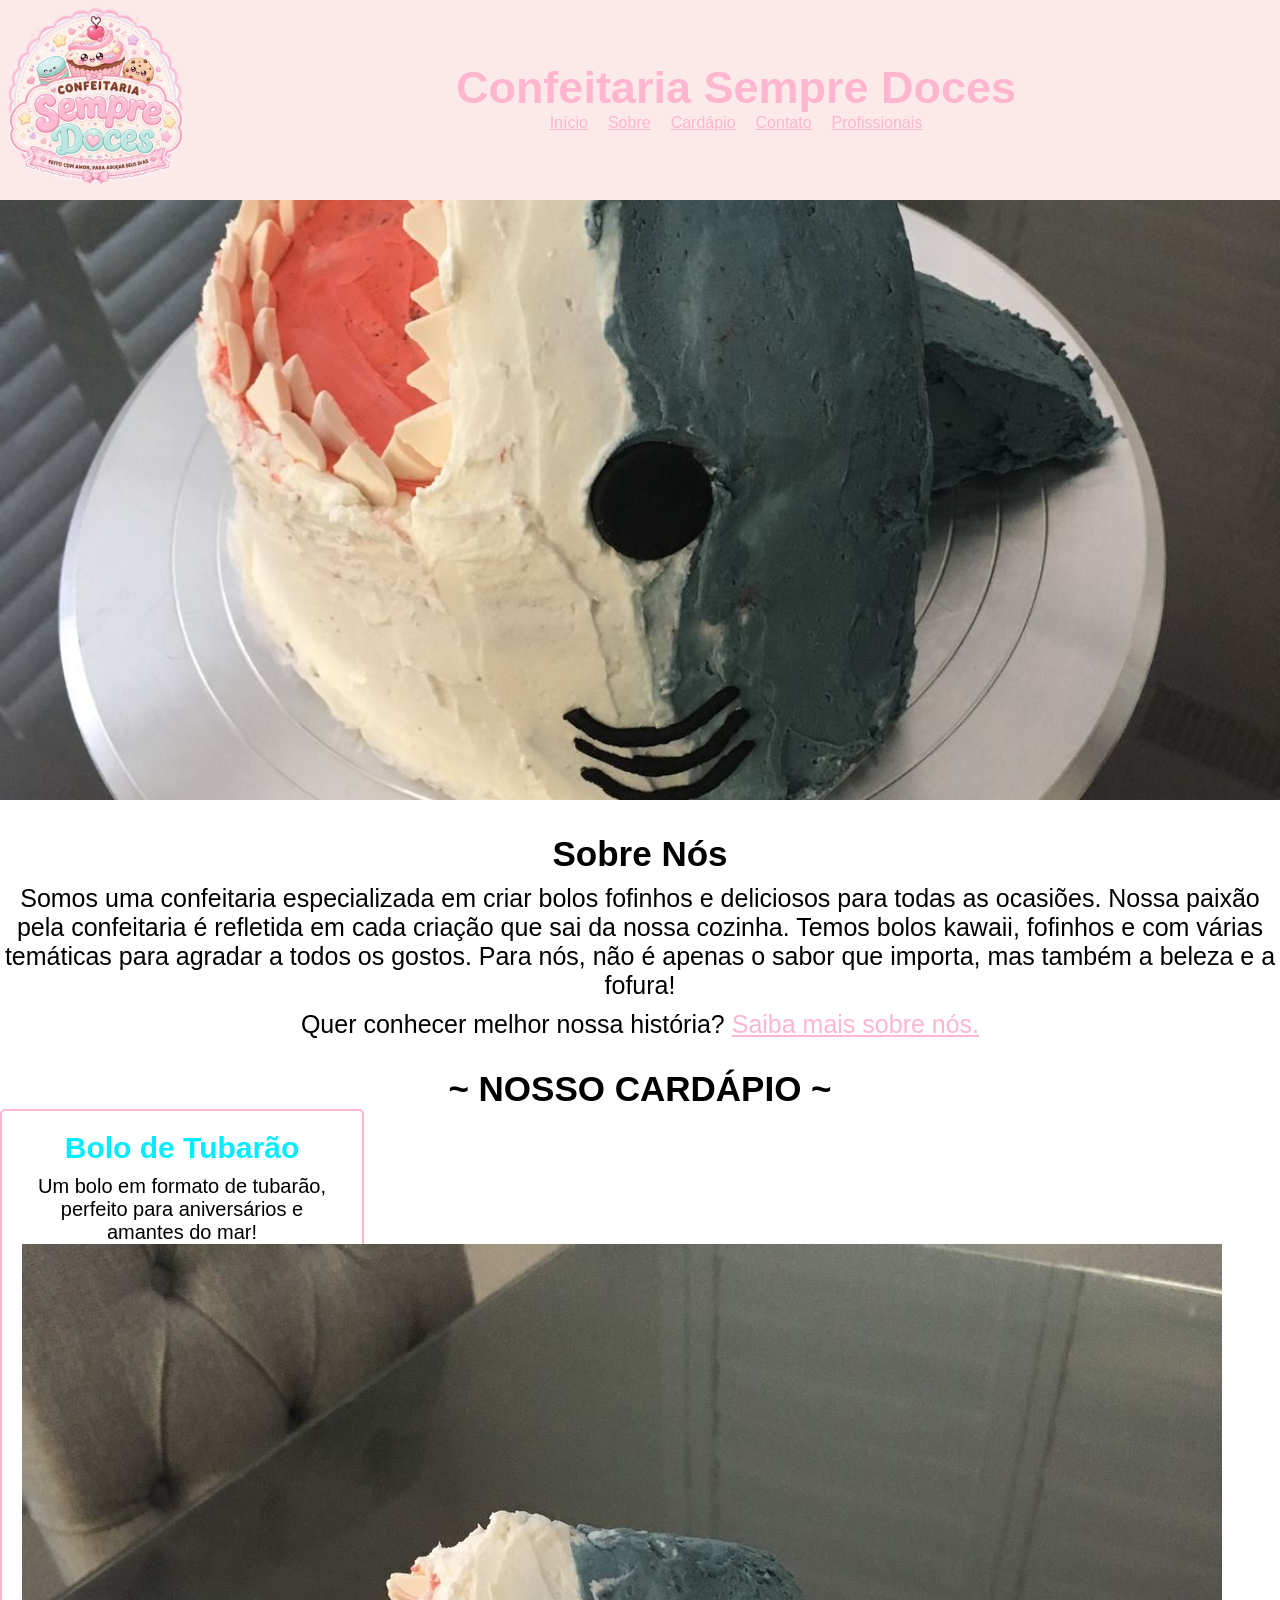
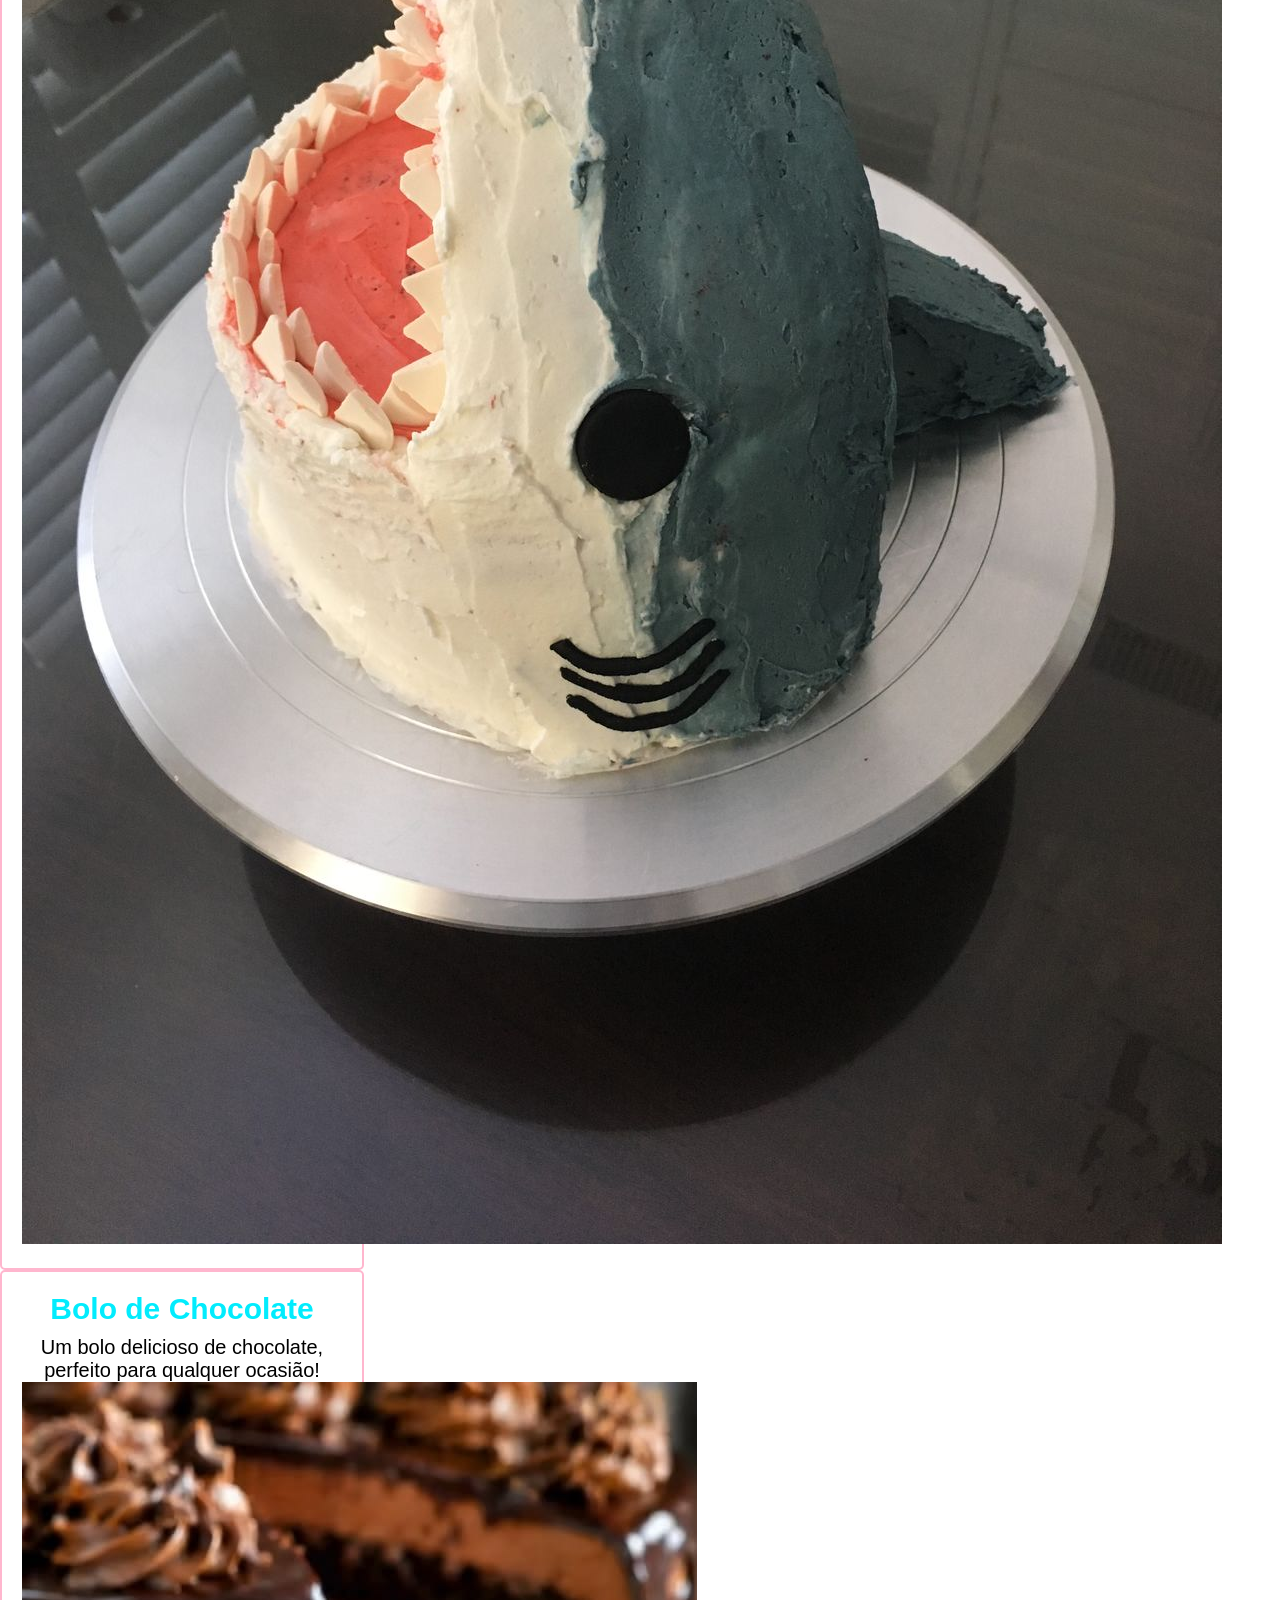
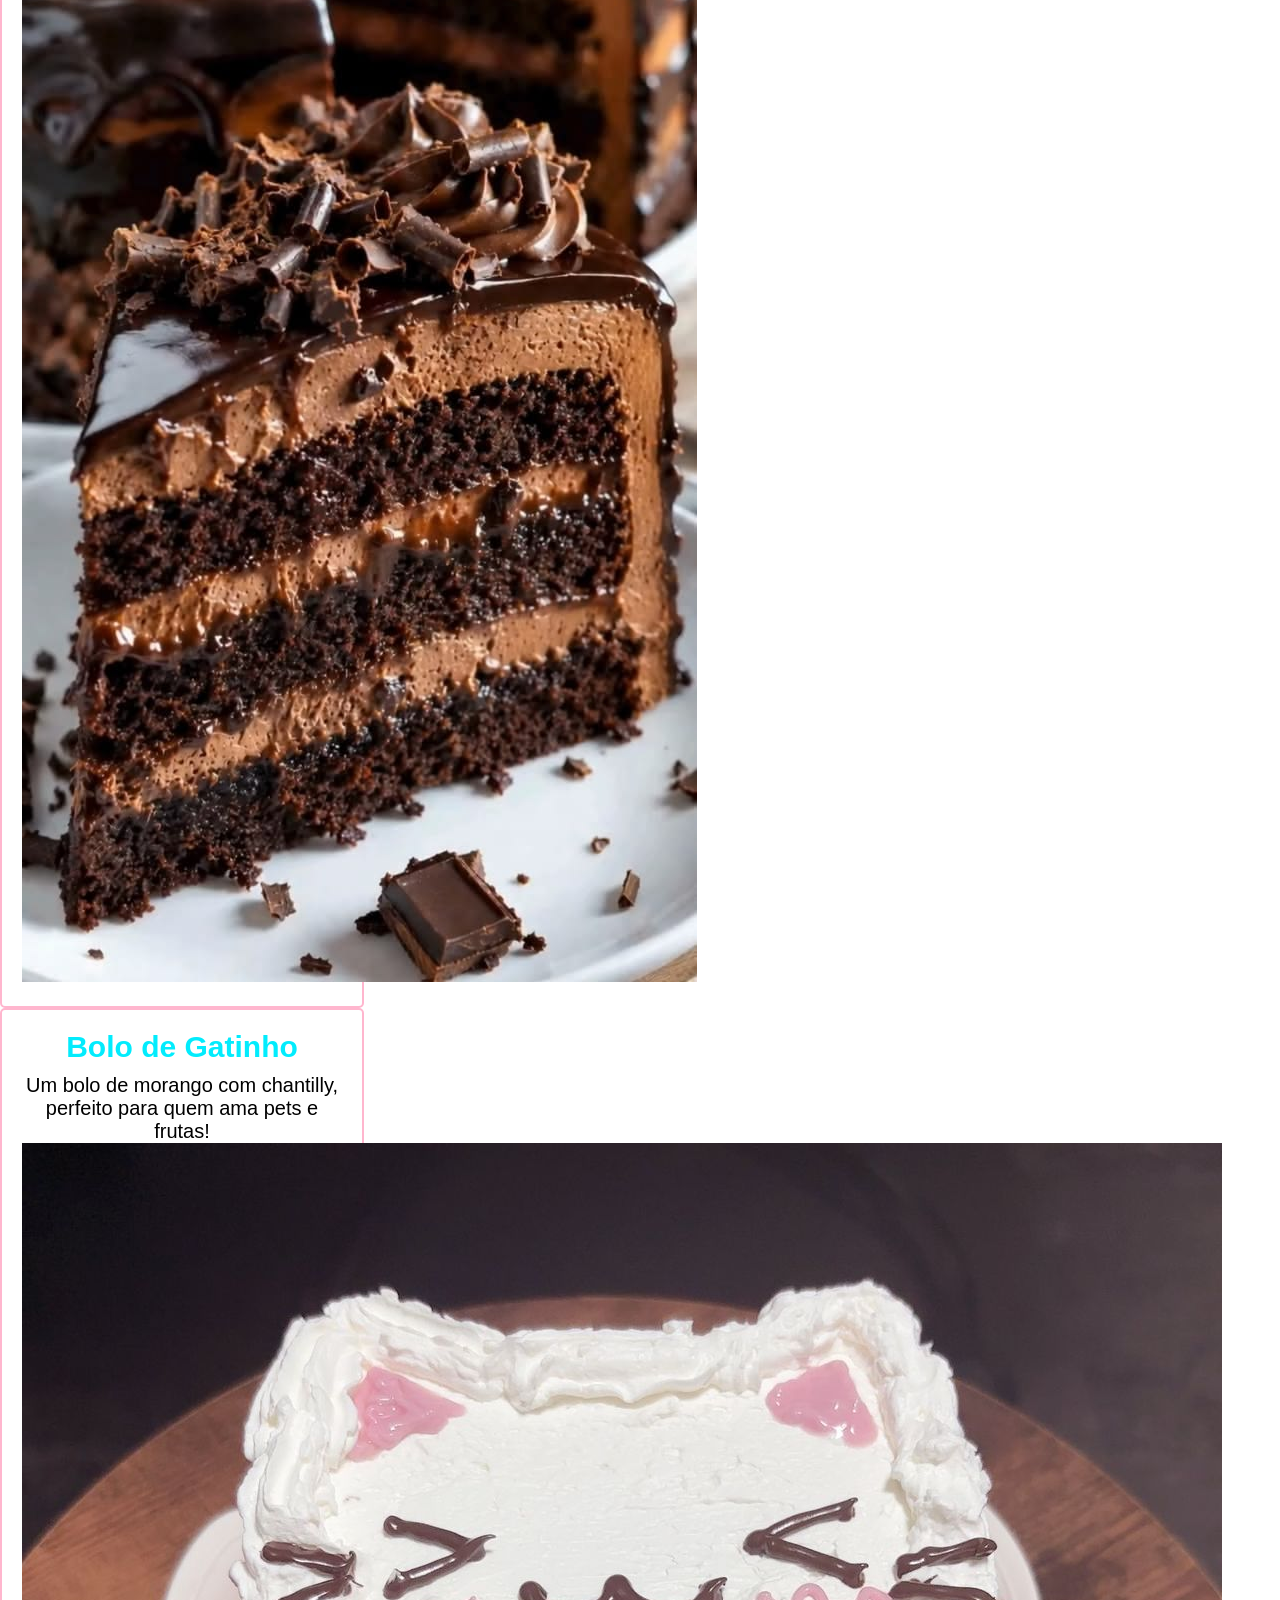
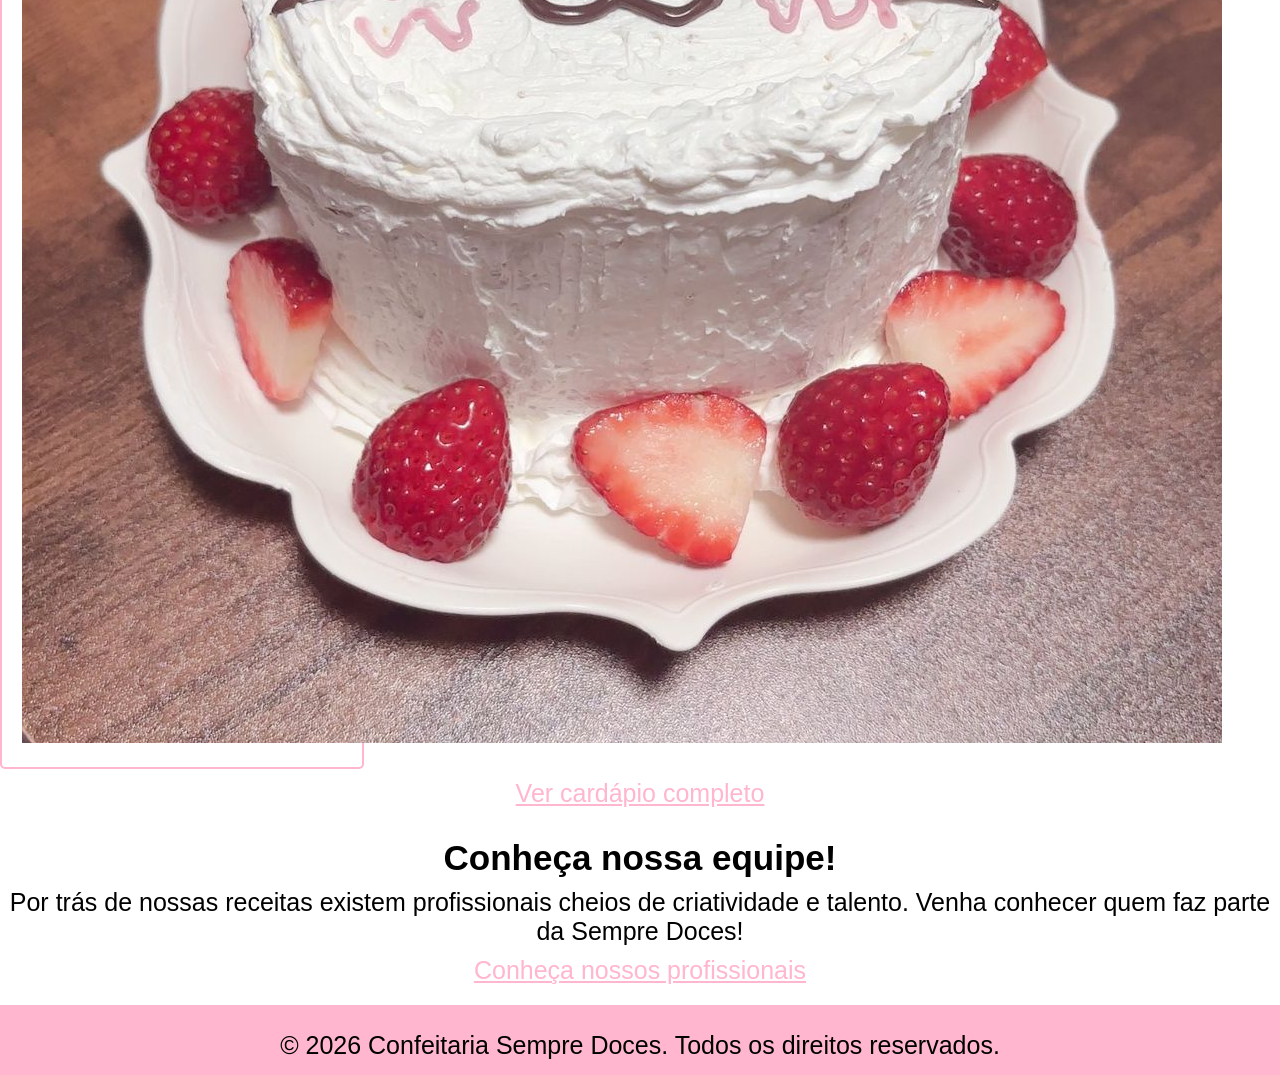
<file: index.html>
<!DOCTYPE html>
<html lang="pt-BR">

<head>
    <meta charset="UTF-8">
    <meta name="viewport" content="width=device-width, initial-scale=1.0">

    <meta
        name="description"
        content="Conheça a Confeitaria Sempre Doces, nossos bolos criativos e nossas delícias especiais.">

    <title>Início | Confeitaria Sempre Doces</title>

    <link rel="stylesheet" href="css/index.css">

    <link rel="preconnect" href="https://fonts.googleapis.com">
    <link rel="preconnect" href="https://fonts.gstatic.com" crossorigin>

    <link
        href="https://fonts.googleapis.com/css2?family=Bitcount+Prop+Single:wght@100..900&family=Caacupe+One&display=swap"
        rel="stylesheet">
</head>

<body>

    <!-- CABEÇALHO -->
    <header>

        <div class="div-logo">
            <a href="index.html" aria-label="Página inicial">
                <img
                    class="logotipo"
                    src="img/img.png"
                    alt="Logo da Confeitaria Sempre Doces">
            </a>
        </div>

        <div class="div-menu">

            <h1>Confeitaria Sempre Doces</h1>

            <nav aria-label="Navegação principal">
                <ul>
                    <li>
                        <a href="index.html" aria-current="page">Início</a>
                    </li>
                    <li>
                        <a href="pages/sobre.html">Sobre</a>
                    </li>
                    <li>
                        <a href="pages/cardapio.html">Cardápio</a>
                    </li>
                    <li>
                        <a href="pages/contato.html">Contato</a>
                    </li>
                    <li>
                        <a href="pages/profissionais.html">Profissionais</a>
                    </li>
                </ul>
            </nav>

        </div>
    </header>

    <main>

        <!-- IMAGEM PRINCIPAL -->
        <img
            id="img"
            class="img-bolo"
            src="img/shark_cake.jpg"
            alt="Bolo decorado em formato de tubarão">

        <!-- SOBRE A CONFEITARIA -->
        <section class="sobre">

            <h2>Sobre Nós</h2>

            <p>
                Somos uma confeitaria especializada em criar bolos
                fofinhos e deliciosos para todas as ocasiões.
                Nossa paixão pela confeitaria é refletida em cada
                criação que sai da nossa cozinha.

                Temos bolos kawaii, fofinhos e com várias temáticas
                para agradar a todos os gostos. Para nós, não é apenas
                o sabor que importa, mas também a beleza e a fofura!
            </p>

            <p>
                Quer conhecer melhor nossa história?
                <a href="pages/sobre.html">
                    Saiba mais sobre nós.
                </a>
            </p>

        </section>

        <!-- RESUMO DO CARDÁPIO -->
        <section class="sobre">

            <h2>~ NOSSO CARDÁPIO ~</h2>

            <div class="meu-cardapio-itens">

                <article class="menu-cardapio-item">

                    <h3>Bolo de Tubarão</h3>

                    <p>
                        Um bolo em formato de tubarão, perfeito
                        para aniversários e amantes do mar!
                    </p>

                    <img
                        class="img-cardapio"
                        src="img/shark_cake.jpg"
                        alt="Bolo de tubarão"
                        loading="lazy">

                </article>

                <article class="menu-cardapio-item">

                    <h3>Bolo de Chocolate</h3>

                    <p>
                        Um bolo delicioso de chocolate,
                        perfeito para qualquer ocasião!
                    </p>

                    <img
                        class="img-cardapio"
                        src="img/chocolate_cake.jpg"
                        alt="Bolo de chocolate"
                        loading="lazy">

                </article>

                <article class="menu-cardapio-item">

                    <h3>Bolo de Gatinho</h3>

                    <p>
                        Um bolo de morango com chantilly,
                        perfeito para quem ama pets e frutas!
                    </p>

                    <img
                        class="img-cardapio"
                        src="img/cat_cake.jpg"
                        alt="Bolo decorado de gatinho"
                        loading="lazy">

                </article>

            </div>

            <p>
                <a href="pages/cardapio.html">
                    Ver cardápio completo
                </a>
            </p>

        </section>

        <!-- CHAMADA PARA A EQUIPE -->
        <section class="sobre">

            <h2>Conheça nossa equipe!</h2>

            <p>
                Por trás de nossas receitas existem profissionais
                cheios de criatividade e talento.
                Venha conhecer quem faz parte da Sempre Doces!
            </p>

            <p>
                <a href="pages/profissionais.html">
                    Conheça nossos profissionais
                </a>
            </p>

        </section>

    </main>

    <!-- RODAPÉ -->
    <footer>
        <p>
            © 2026 Confeitaria Sempre Doces.
            Todos os direitos reservados.
        </p>
    </footer>

    <script src="js/index.js"></script>

</body>
</html>
</file>
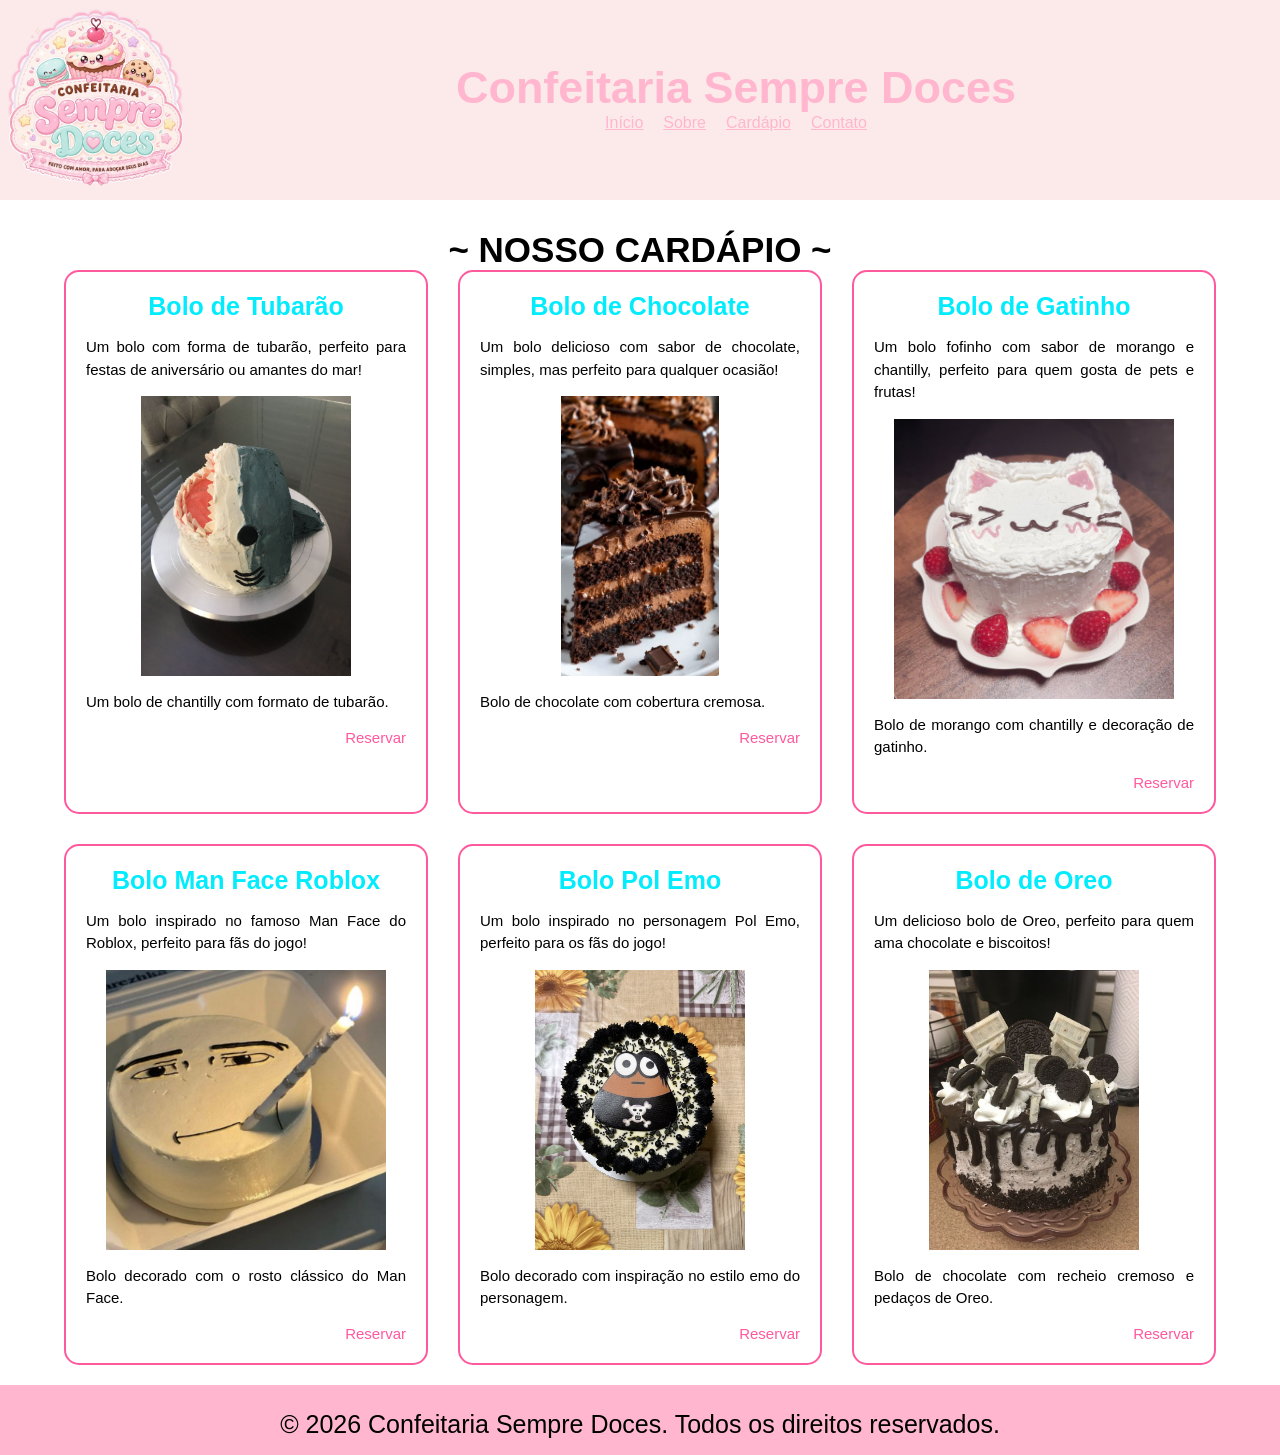
<file: PAGES/cardapio.html>
<!DOCTYPE html>
<html lang="pt-BR">

<head>
    <meta charset="UTF-8">
    <meta name="viewport" content="width=device-width, initial-scale=1.0">

    <title>Cardápio</title>

    <!-- CSS -->
    <link rel="stylesheet" href="../css/index.css">
    <link rel="stylesheet" href="../css/cardapio.css">

    <!-- Fontes -->
    <link rel="preconnect" href="https://fonts.googleapis.com">
    <link rel="preconnect" href="https://fonts.gstatic.com" crossorigin>

    <link
        href="https://fonts.googleapis.com/css2?family=Bitcount+Prop+Single:wght@100..900&family=Caacupe+One&display=swap"
        rel="stylesheet">
</head>

<body>

    <!-- CABEÇALHO -->
    <header>

        <div class="div-logo">
            <img
                class="logotipo"
                src="../img/img.png"
                alt="Logo da Confeitaria Sempre Doces">
        </div>

        <div class="div-menu">

            <h1>Confeitaria Sempre Doces</h1>

            <ul>

                <li>
                    <a href="../index.html">Início</a>
                </li>

                <li>
                    <a href="sobre.html">Sobre</a>
                </li>

                <li>
                    <a href="cardapio.html">Cardápio</a>
                </li>

                <li>
                    <a href="contato.html">Contato</a>
                </li>

            </ul>

        </div>

    </header>


    <!-- CARDÁPIO -->
    <section class="sobre">

        <h2>~ NOSSO CARDÁPIO ~</h2>

        <div class="meu-cardapio-itens">


            <!-- BOLO DE TUBARÃO -->
            <div class="menu-cardapio-item">

                <h3>Bolo de Tubarão</h3>

                <p>
                    Um bolo com forma de tubarão, perfeito para
                    festas de aniversário ou amantes do mar!
                </p>

                <div class="div-card">

                    <img
                        class="img-cardapio"
                        src="../img/shark_cake.jpg"
                        alt="Bolo de Tubarão">

                </div>

                <p>
                    Um bolo de chantilly com formato de tubarão.
                </p>

                <div class="reservar">
                    <button onclick="abrir()">
                        Reservar
                    </button>
                </div>

            </div>


            <!-- BOLO DE CHOCOLATE -->
            <div class="menu-cardapio-item">

                <h3>Bolo de Chocolate</h3>

                <p>
                    Um bolo delicioso com sabor de chocolate,
                    simples, mas perfeito para qualquer ocasião!
                </p>

                <div class="div-card">

                    <img
                        class="img-cardapio"
                        src="../img/chocolate_cake.jpg"
                        alt="Bolo de Chocolate">

                </div>

                <p>
                    Bolo de chocolate com cobertura cremosa.
                </p>

                <div class="reservar">
                    <button onclick="abrir()">
                        Reservar
                    </button>
                </div>

            </div>


            <!-- BOLO DE GATINHO -->
            <div class="menu-cardapio-item">

                <h3>Bolo de Gatinho</h3>

                <p>
                    Um bolo fofinho com sabor de morango e chantilly,
                    perfeito para quem gosta de pets e frutas!
                </p>

                <div class="div-card">

                    <img
                        class="img-cardapio"
                        src="../img/cat_cake.jpg"
                        alt="Bolo de Gatinho">

                </div>

                <p>
                    Bolo de morango com chantilly e decoração de gatinho.
                </p>

                <div class="reservar">
                    <button onclick="abrir()">
                        Reservar
                    </button>
                </div>

            </div>


            <!-- BOLO MAN FACE ROBLOX -->
            <div class="menu-cardapio-item">

                <h3>Bolo Man Face Roblox</h3>

                <p>
                    Um bolo inspirado no famoso Man Face do Roblox,
                    perfeito para fãs do jogo!
                </p>

                <div class="div-card">

                    <img
                        class="img-cardapio"
                        src="../img/man-cake.jpg"
                        alt="Bolo Man Face Roblox">

                </div>

                <p>
                    Bolo decorado com o rosto clássico do Man Face.
                </p>

                <div class="reservar">
                    <button onclick="abrir()">
                        Reservar
                    </button>
                </div>

            </div>


            <!-- BOLO POL EMO -->
            <div class="menu-cardapio-item">

                <h3>Bolo Pol Emo</h3>

                <p>
                    Um bolo inspirado no personagem Pol Emo,
                    perfeito para os fãs do jogo!
                </p>

                <div class="div-card">

                    <img
                        class="img-cardapio"
                        src="../img/goth-cake.jpg"
                        alt="Bolo Pol Emo">

                </div>

                <p>
                    Bolo decorado com inspiração no estilo emo do personagem.
                </p>

                <div class="reservar">
                    <button onclick="abrir()">
                        Reservar
                    </button>
                </div>

            </div>


            <!-- BOLO DE OREO -->
            <div class="menu-cardapio-item">

                <h3>Bolo de Oreo</h3>

                <p>
                    Um delicioso bolo de Oreo, perfeito para quem
                    ama chocolate e biscoitos!
                </p>

                <div class="div-card">

                    <img
                        class="img-cardapio"
                        src="../img/oreo-cake.jpg"
                        alt="Bolo de Oreo">

                </div>

                <p>
                    Bolo de chocolate com recheio cremoso e pedaços de Oreo.
                </p>

                <div class="reservar">
                    <button onclick="abrir()">
                        Reservar
                    </button>
                </div>

            </div>


        </div>

    </section>


    <!-- FUNDO ESCURO DO MODAL -->
    <div id="fade" class="hide" onclick="fechar()"></div>


    <!-- MODAL DE RESERVA -->
    <div id="modal" class="hide">

        <div class="conteudo-modal">

            <h2>Realizar Reserva</h2>

            <p>
                Escaneie o QR Code abaixo para realizar
                o pagamento via Pix:
            </p>

            <img
                src="../img/baixados.png"
                alt="QR Code para pagamento via Pix"
                class="pix">

            <button
                type="button"
                class="fechar"
                onclick="fechar()">
                Fechar
            </button>

        </div>

    </div>


    <!-- RODAPÉ -->
    <footer>

        <p>
            © 2026 Confeitaria Sempre Doces.
            Todos os direitos reservados.
        </p>

    </footer>


    <!-- JAVASCRIPT -->
    <script src="../js/index.js"></script>
    <script src="../js/cardapio.js"></script>

</body>

</html>
</file>
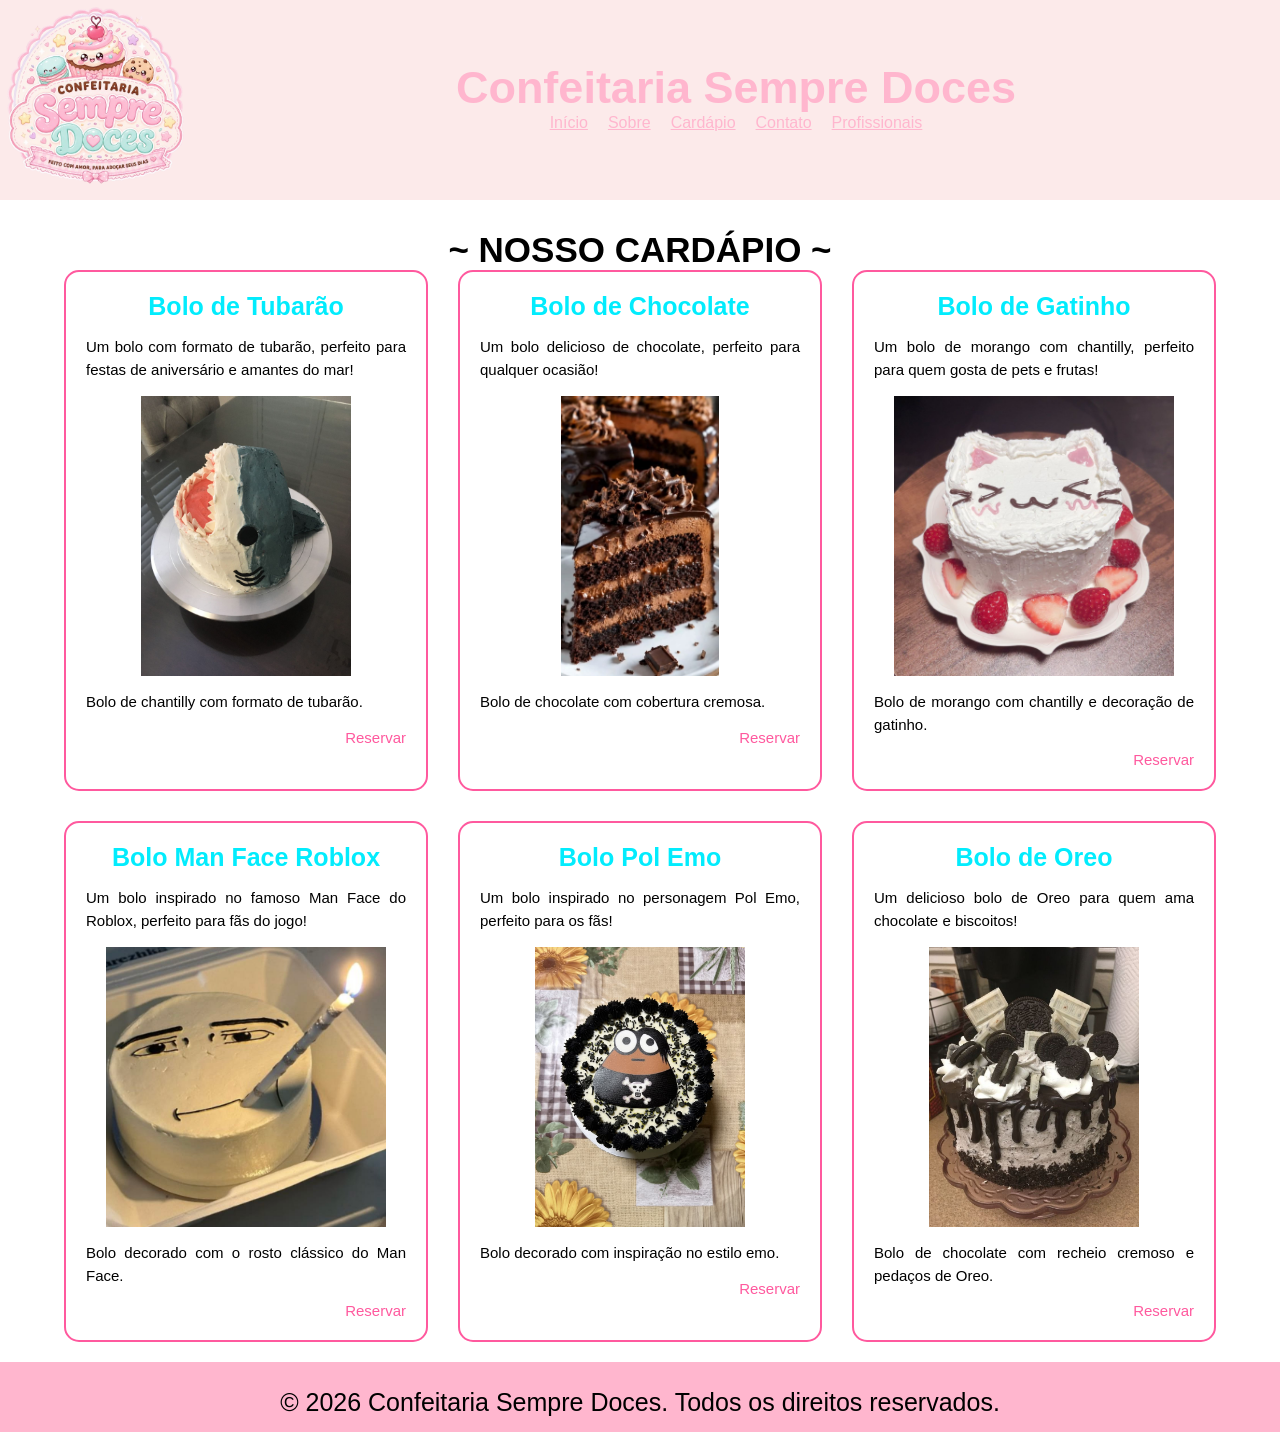
<file: pages/cardapio.html>
<!DOCTYPE html>
<html lang="pt-BR">

<head>
    <meta charset="UTF-8">
    <meta name="viewport" content="width=device-width, initial-scale=1.0">

    <title>Cardápio | Confeitaria Sempre Doces</title>

    <link rel="stylesheet" href="../css/index.css">
    <link rel="stylesheet" href="../css/cardapio.css">

    <link rel="preconnect" href="https://fonts.googleapis.com">
    <link rel="preconnect" href="https://fonts.gstatic.com" crossorigin>

    <link
        href="https://fonts.googleapis.com/css2?family=Bitcount+Prop+Single:wght@100..900&family=Caacupe+One&display=swap"
        rel="stylesheet">
</head>

<body>

    <!-- CABEÇALHO -->
    <header>
        <div class="div-logo">
            <a href="../index.html" aria-label="Página inicial">
                <img
                    class="logotipo"
                    src="../img/img.png"
                    alt="Logo da Confeitaria Sempre Doces">
            </a>
        </div>

        <div class="div-menu">
            <h1>Confeitaria Sempre Doces</h1>

            <nav aria-label="Navegação principal">
                <ul>
                    <li><a href="../index.html">Início</a></li>
                    <li><a href="sobre.html">Sobre</a></li>
                    <li><a href="cardapio.html" aria-current="page">Cardápio</a></li>
                    <li><a href="contato.html">Contato</a></li>
                    <li><a href="profissionais.html">Profissionais</a></li>
                </ul>
            </nav>
        </div>
    </header>

    <main>
        <section class="sobre">
            <h2>~ NOSSO CARDÁPIO ~</h2>

            <div class="meu-cardapio-itens">

                <!-- BOLO DE TUBARÃO -->
                <article class="menu-cardapio-item">
                    <h3>Bolo de Tubarão</h3>

                    <p>
                        Um bolo com formato de tubarão, perfeito
                        para festas de aniversário e amantes do mar!
                    </p>

                    <div class="div-card">
                        <img
                            class="img-cardapio"
                            src="../img/shark_cake.jpg"
                            alt="Bolo decorado de tubarão">
                    </div>

                    <p>Bolo de chantilly com formato de tubarão.</p>

                    <div class="reservar">
                        <button type="button" onclick="abrir()">
                            Reservar
                        </button>
                    </div>
                </article>

                <!-- BOLO DE CHOCOLATE -->
                <article class="menu-cardapio-item">
                    <h3>Bolo de Chocolate</h3>

                    <p>
                        Um bolo delicioso de chocolate,
                        perfeito para qualquer ocasião!
                    </p>

                    <div class="div-card">
                        <img
                            class="img-cardapio"
                            src="../img/chocolate_cake.jpg"
                            alt="Bolo de chocolate">
                    </div>

                    <p>Bolo de chocolate com cobertura cremosa.</p>

                    <div class="reservar">
                        <button type="button" onclick="abrir()">
                            Reservar
                        </button>
                    </div>
                </article>

                <!-- BOLO DE GATINHO -->
                <article class="menu-cardapio-item">
                    <h3>Bolo de Gatinho</h3>

                    <p>
                        Um bolo de morango com chantilly,
                        perfeito para quem gosta de pets e frutas!
                    </p>

                    <div class="div-card">
                        <img
                            class="img-cardapio"
                            src="../img/cat_cake.jpg"
                            alt="Bolo decorado de gatinho">
                    </div>

                    <p>Bolo de morango com chantilly e decoração de gatinho.</p>

                    <div class="reservar">
                        <button type="button" onclick="abrir()">
                            Reservar
                        </button>
                    </div>
                </article>

                <!-- BOLO MAN FACE ROBLOX -->
                <article class="menu-cardapio-item">
                    <h3>Bolo Man Face Roblox</h3>

                    <p>
                        Um bolo inspirado no famoso Man Face do Roblox,
                        perfeito para fãs do jogo!
                    </p>

                    <div class="div-card">
                        <img
                            class="img-cardapio"
                            src="../img/man-cake.jpg"
                            alt="Bolo Man Face Roblox">
                    </div>

                    <p>Bolo decorado com o rosto clássico do Man Face.</p>

                    <div class="reservar">
                        <button type="button" onclick="abrir()">
                            Reservar
                        </button>
                    </div>
                </article>

                <!-- BOLO POL EMO -->
                <article class="menu-cardapio-item">
                    <h3>Bolo Pol Emo</h3>

                    <p>
                        Um bolo inspirado no personagem Pol Emo,
                        perfeito para os fãs!
                    </p>

                    <div class="div-card">
                        <img
                            class="img-cardapio"
                            src="../img/goth-cake.jpg"
                            alt="Bolo com decoração emo">
                    </div>

                    <p>Bolo decorado com inspiração no estilo emo.</p>

                    <div class="reservar">
                        <button type="button" onclick="abrir()">
                            Reservar
                        </button>
                    </div>
                </article>

                <!-- BOLO DE OREO -->
                <article class="menu-cardapio-item">
                    <h3>Bolo de Oreo</h3>

                    <p>
                        Um delicioso bolo de Oreo para quem ama
                        chocolate e biscoitos!
                    </p>

                    <div class="div-card">
                        <img
                            class="img-cardapio"
                            src="../img/oreo-cake.jpg"
                            alt="Bolo de Oreo">
                    </div>

                    <p>
                        Bolo de chocolate com recheio cremoso
                        e pedaços de Oreo.
                    </p>

                    <div class="reservar">
                        <button type="button" onclick="abrir()">
                            Reservar
                        </button>
                    </div>
                </article>

            </div>
        </section>
    </main>

    <!-- FUNDO ESCURO DO MODAL -->
    <div id="fade" class="hide" onclick="fechar()"></div>

    <!-- MODAL DE RESERVA -->
    <div id="modal" class="hide">
        <div class="conteudo-modal">
            <h2>Realizar Reserva</h2>

            <p>
                Escaneie o QR Code abaixo para realizar
                o pagamento via Pix:
            </p>

            <img
                src="../img/baixados.png"
                alt="QR Code para pagamento via Pix"
                class="pix">

            <button type="button" class="fechar" onclick="fechar()">
                Fechar
            </button>
        </div>
    </div>

    <!-- RODAPÉ -->
    <footer>
        <p>
            © 2026 Confeitaria Sempre Doces.
            Todos os direitos reservados.
        </p>
    </footer>

    <script src="../js/index.js"></script>
    <script src="../js/cardapio.js"></script>

</body>
</html>
</file>
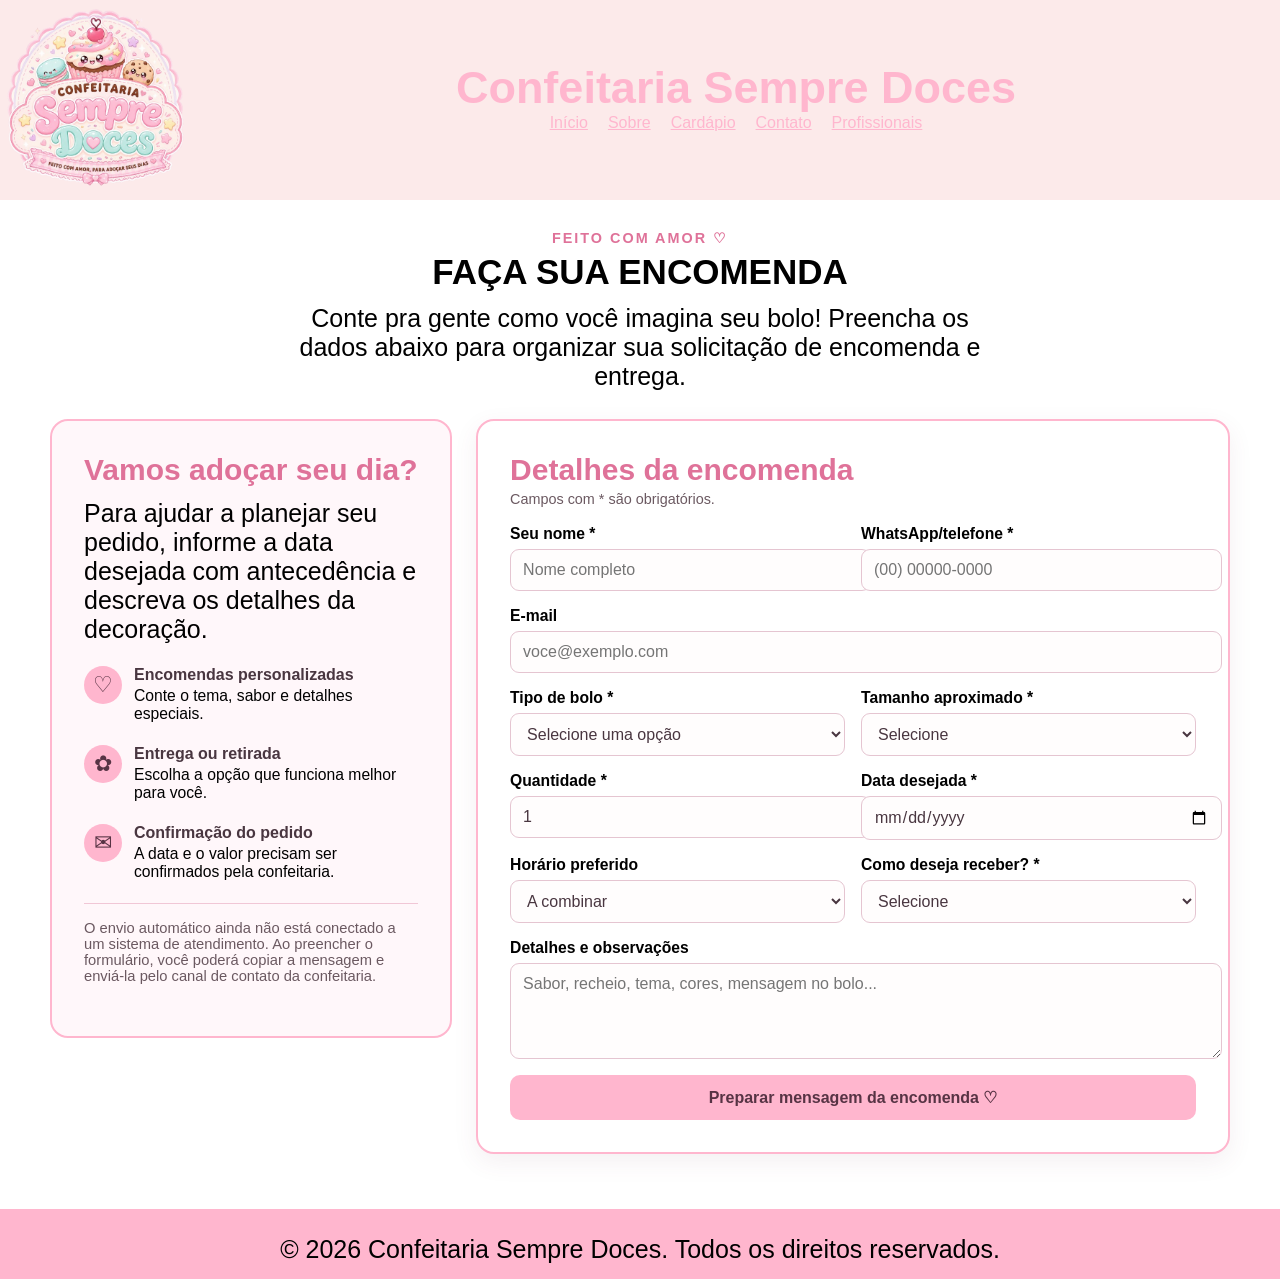
<file: pages/contato.html>
<!DOCTYPE html>
<html lang="pt-BR">

<head>
    <meta charset="UTF-8">
    <meta name="viewport" content="width=device-width, initial-scale=1.0">

    <title>Contato e Encomendas | Confeitaria Sempre Doces</title>

    <link rel="preconnect" href="https://fonts.googleapis.com">
    <link rel="preconnect" href="https://fonts.gstatic.com" crossorigin>

    <link
        href="https://fonts.googleapis.com/css2?family=Bitcount+Prop+Single:wght@100..900&family=Caacupe+One&display=swap"
        rel="stylesheet">

    <link rel="stylesheet" href="../css/index.css">
    <link rel="stylesheet" href="../css/contato.css">
</head>

<body>

    <!-- CABEÇALHO -->
    <header class="site-header">

        <a class="div-logo" href="../index.html" aria-label="Página inicial">
            <img
                class="logotipo"
                src="../img/img.png"
                alt="Logo da Confeitaria Sempre Doces">
        </a>

        <div class="div-menu">
            <h1>Confeitaria Sempre Doces</h1>

            <nav aria-label="Navegação principal">
                <ul>
                    <li><a href="../index.html">Início</a></li>
                    <li><a href="sobre.html">Sobre</a></li>
                    <li><a href="cardapio.html">Cardápio</a></li>
                    <li><a href="contato.html" aria-current="page">Contato</a></li>
                    <li><a href="profissionais.html">Profissionais</a></li>
                </ul>
            </nav>
        </div>

    </header>

    <main class="pagina-contato">

        <!-- APRESENTAÇÃO -->
        <section class="contato-intro">
            <p class="etiqueta">FEITO COM AMOR ♡</p>

            <h2>FAÇA SUA ENCOMENDA</h2>

            <p>
                Conte pra gente como você imagina seu bolo!
                Preencha os dados abaixo para organizar sua solicitação
                de encomenda e entrega.
            </p>
        </section>

        <div class="contato-layout">

            <!-- INFORMAÇÕES -->
            <aside class="contato-info">
                <h3>Vamos adoçar seu dia?</h3>

                <p>
                    Para ajudar a planejar seu pedido, informe a data
                    desejada com antecedência e descreva os detalhes
                    da decoração.
                </p>

                <div class="info-item">
                    <span class="info-icone">♡</span>
                    <div>
                        <strong>Encomendas personalizadas</strong>
                        <p>Conte o tema, sabor e detalhes especiais.</p>
                    </div>
                </div>

                <div class="info-item">
                    <span class="info-icone">✿</span>
                    <div>
                        <strong>Entrega ou retirada</strong>
                        <p>Escolha a opção que funciona melhor para você.</p>
                    </div>
                </div>

                <div class="info-item">
                    <span class="info-icone">✉</span>
                    <div>
                        <strong>Confirmação do pedido</strong>
                        <p>A data e o valor precisam ser confirmados pela confeitaria.</p>
                    </div>
                </div>

                <p class="aviso-info">
                    O envio automático ainda não está conectado a um sistema
                    de atendimento. Ao preencher o formulário, você poderá
                    copiar a mensagem e enviá-la pelo canal de contato
                    da confeitaria.
                </p>
            </aside>

            <!-- FORMULÁRIO -->
            <section class="formulario-card" aria-labelledby="titulo-formulario">

                <h3 id="titulo-formulario">Detalhes da encomenda</h3>

                <p class="texto-obrigatorio">Campos com * são obrigatórios.</p>

                <form id="form-encomenda">

                    <div class="campos-duplos">

                        <div class="campo">
                            <label for="nome">Seu nome *</label>
                            <input
                                id="nome"
                                name="nome"
                                type="text"
                                autocomplete="name"
                                required
                                maxlength="90"
                                placeholder="Nome completo">
                        </div>

                        <div class="campo">
                            <label for="telefone">WhatsApp/telefone *</label>
                            <input
                                id="telefone"
                                name="telefone"
                                type="tel"
                                autocomplete="tel"
                                required
                                maxlength="25"
                                placeholder="(00) 00000-0000">
                        </div>

                    </div>

                    <div class="campo">
                        <label for="email">E-mail</label>
                        <input
                            id="email"
                            name="email"
                            type="email"
                            autocomplete="email"
                            maxlength="120"
                            placeholder="voce@exemplo.com">
                    </div>

                    <div class="campos-duplos">

                        <div class="campo">
                            <label for="bolo">Tipo de bolo *</label>
                            <select id="bolo" name="bolo" required>
                                <option value="">Selecione uma opção</option>
                                <option>Bolo de Tubarão</option>
                                <option>Bolo de Chocolate</option>
                                <option>Bolo de Gatinho</option>
                                <option>Bolo Man Face Roblox</option>
                                <option>Bolo Pol Emo</option>
                                <option>Bolo de Oreo</option>
                                <option>Bolo personalizado</option>
                                <option>Outro / quero consultar</option>
                            </select>
                        </div>

                        <div class="campo">
                            <label for="tamanho">Tamanho aproximado *</label>
                            <select id="tamanho" name="tamanho" required>
                                <option value="">Selecione</option>
                                <option>Pequeno</option>
                                <option>Médio</option>
                                <option>Grande</option>
                                <option>Quero orientação</option>
                            </select>
                        </div>

                    </div>

                    <div class="campos-duplos">

                        <div class="campo">
                            <label for="quantidade">Quantidade *</label>
                            <input
                                id="quantidade"
                                name="quantidade"
                                type="number"
                                min="1"
                                max="30"
                                value="1"
                                required>
                        </div>

                        <div class="campo">
                            <label for="data">Data desejada *</label>
                            <input
                                id="data"
                                name="data"
                                type="date"
                                required>
                        </div>

                    </div>

                    <div class="campos-duplos">

                        <div class="campo">
                            <label for="horario">Horário preferido</label>
                            <select id="horario" name="horario">
                                <option value="A combinar">A combinar</option>
                                <option>Manhã (8h–12h)</option>
                                <option>Tarde (12h–18h)</option>
                                <option>Noite (após 18h)</option>
                            </select>
                        </div>

                        <div class="campo">
                            <label for="recebimento">Como deseja receber? *</label>
                            <select id="recebimento" name="recebimento" required>
                                <option value="">Selecione</option>
                                <option>Entrega</option>
                                <option>Retirada no local</option>
                            </select>
                        </div>

                    </div>

                    <div class="campo" id="campo-endereco">
                        <label for="endereco">Endereço para entrega</label>
                        <input
                            id="endereco"
                            name="endereco"
                            type="text"
                            autocomplete="street-address"
                            maxlength="180"
                            placeholder="Rua, número, bairro e cidade">
                        <small>Preencha se escolher entrega.</small>
                    </div>

                    <div class="campo">
                        <label for="detalhes">Detalhes e observações</label>
                        <textarea
                            id="detalhes"
                            name="detalhes"
                            rows="4"
                            maxlength="700"
                            placeholder="Sabor, recheio, tema, cores, mensagem no bolo..."></textarea>
                    </div>

                    <button class="botao-encomenda" type="submit">
                        Preparar mensagem da encomenda ♡
                    </button>

                </form>

                <!-- RESULTADO DA ENCOMENDA -->
                <section
                    id="resultado-encomenda"
                    class="resultado-encomenda"
                    hidden
                    aria-live="polite">

                    <h3>Sua mensagem está pronta!</h3>

                    <p>
                        Confira os dados abaixo, copie a mensagem e envie
                        pelo canal de atendimento da confeitaria. Sua data
                        só estará confirmada depois do retorno da equipe.
                    </p>

                    <textarea
                        id="mensagem-pronta"
                        rows="10"
                        readonly
                        aria-label="Mensagem pronta para enviar"></textarea>

                    <button
                        id="copiar-mensagem"
                        class="botao-secundario"
                        type="button">
                        Copiar mensagem
                    </button>

                    <p id="status-copia" class="status-copia" role="status"></p>

                </section>

            </section>

        </div>
    </main>

    <!-- RODAPÉ -->
    <footer>
        <p>
            © 2026 Confeitaria Sempre Doces.
            Todos os direitos reservados.
        </p>
    </footer>

    <script src="../js/contato.js"></script>

</body>
</html>
</file>
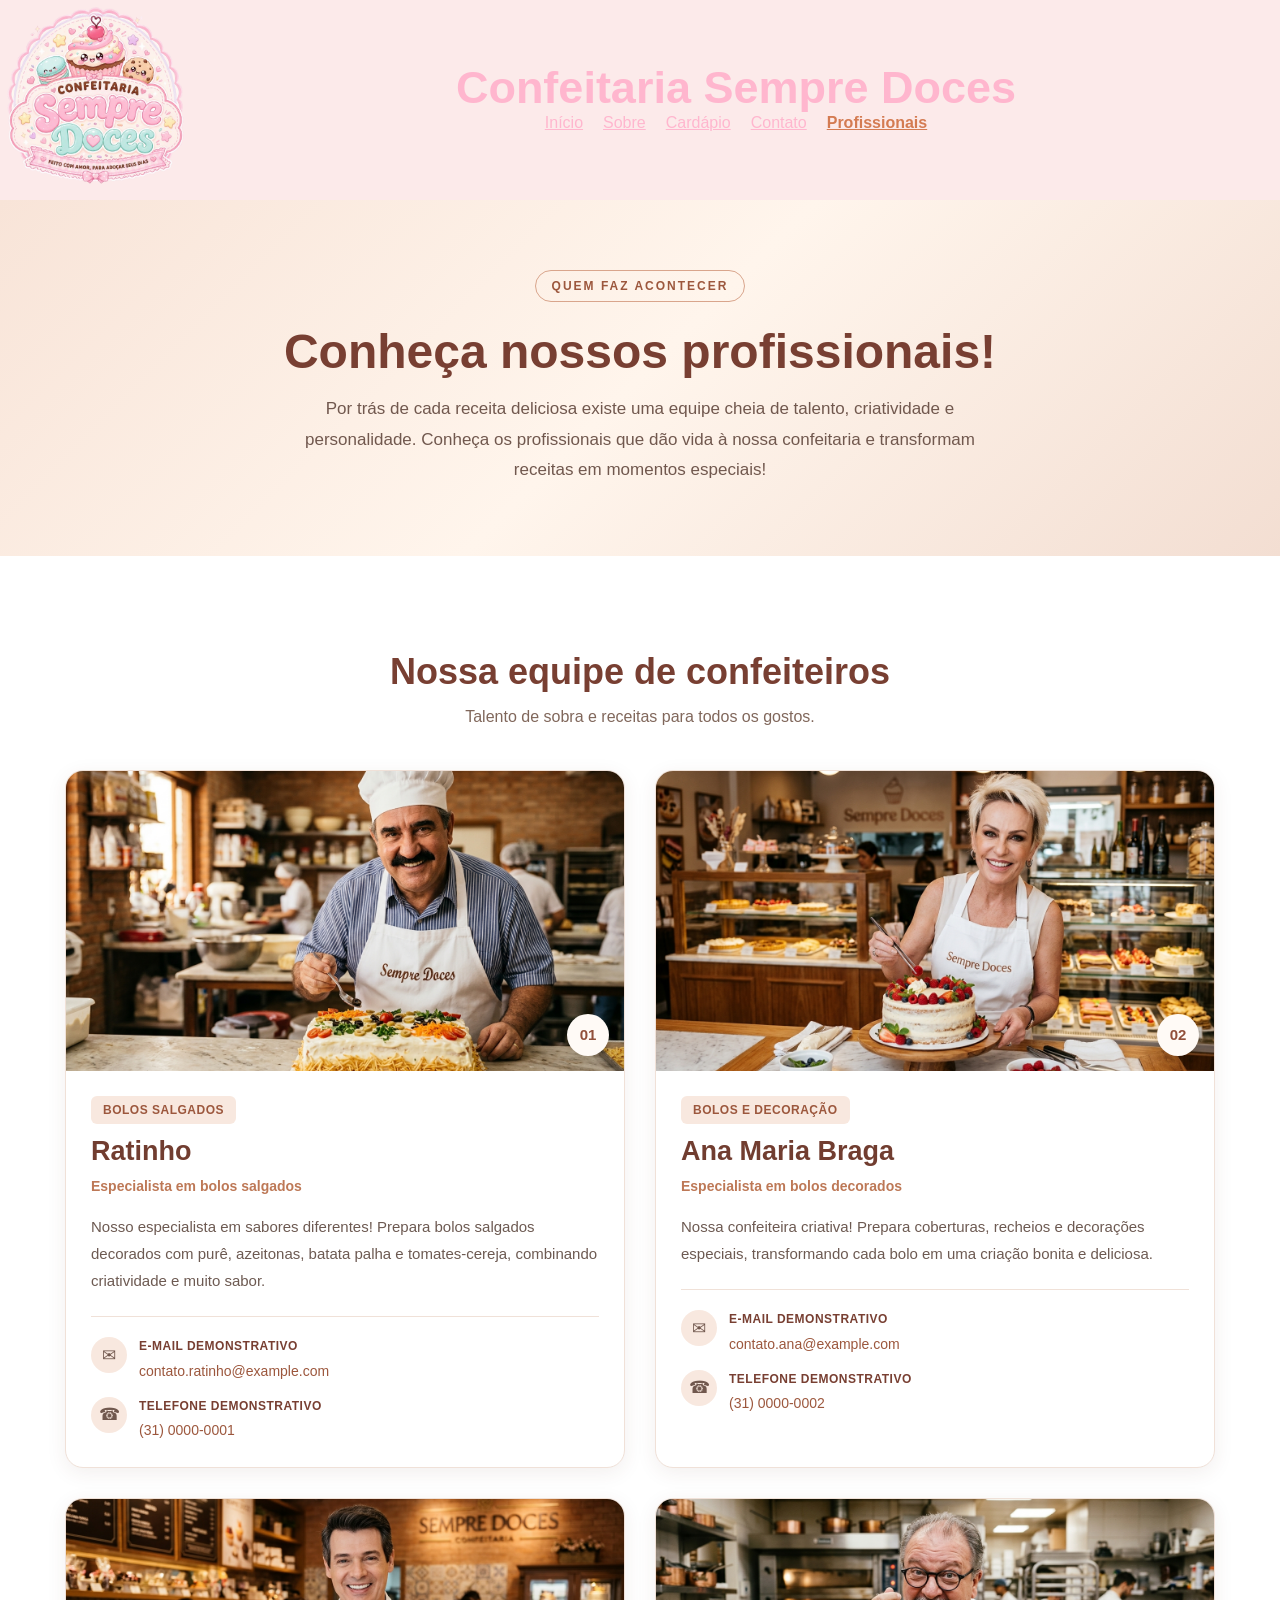
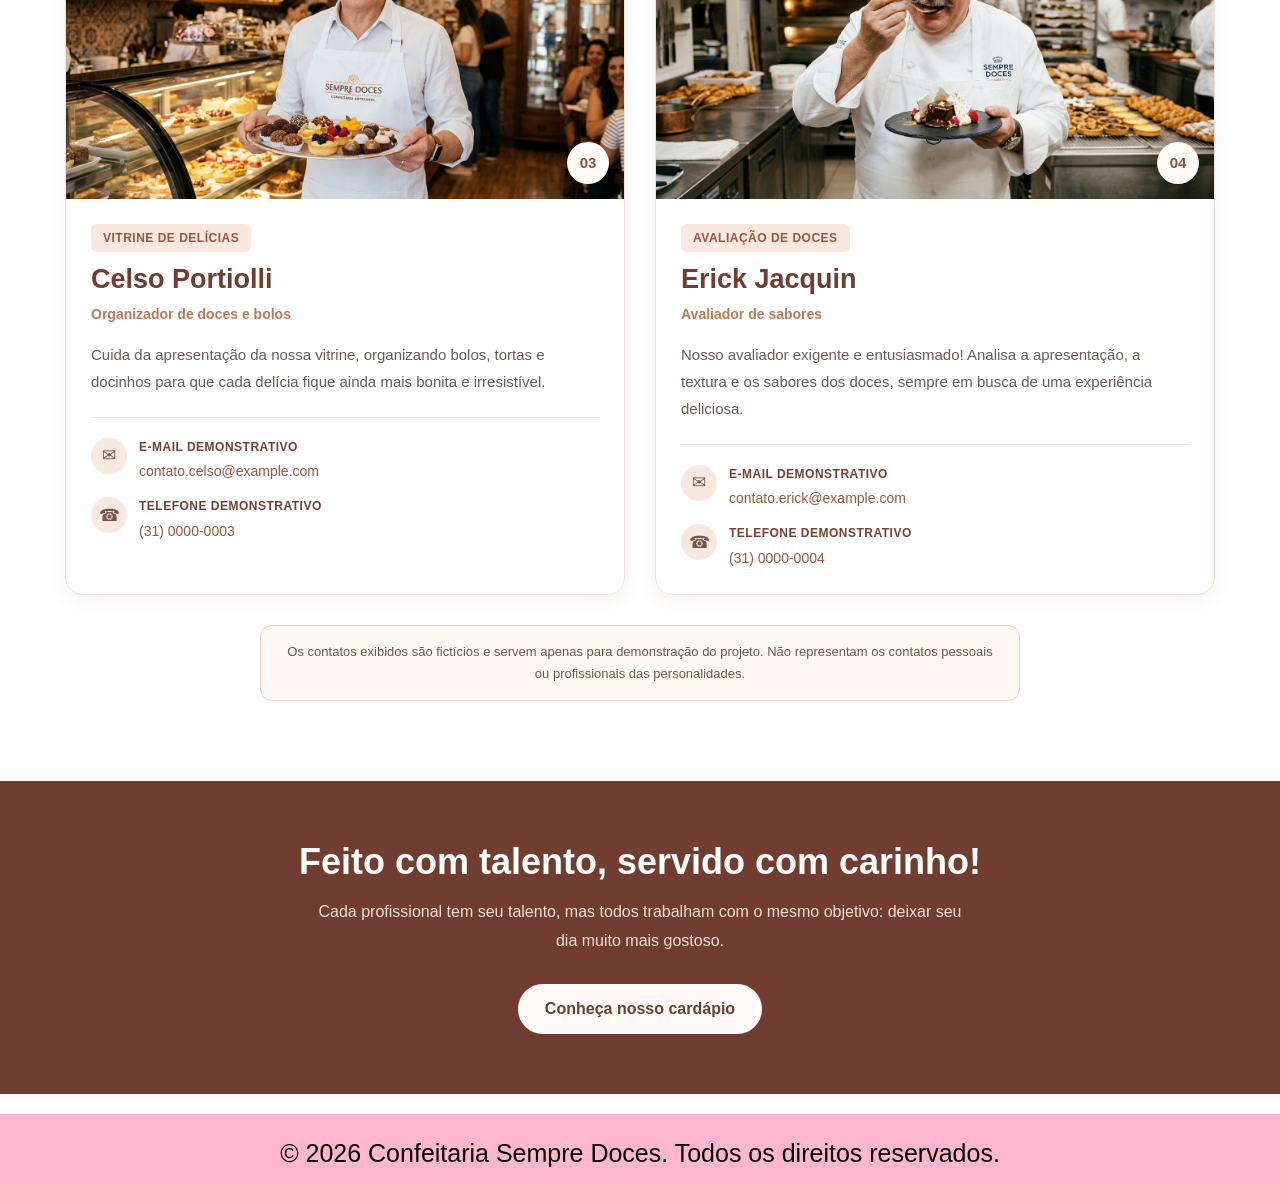
<file: pages/profissionais.html>
<!DOCTYPE html>
<html lang="pt-BR">

<head>
    <meta charset="UTF-8">
    <meta name="viewport" content="width=device-width, initial-scale=1.0">

    <meta
        name="description"
        content="Conheça os profissionais e as delícias da Confeitaria Sempre Doces.">

    <title>Profissionais | Confeitaria Sempre Doces</title>

    <link rel="stylesheet" href="../css/index.css">
    <link rel="stylesheet" href="../css/profissionais.css">

    <link rel="preconnect" href="https://fonts.googleapis.com">
    <link rel="preconnect" href="https://fonts.gstatic.com" crossorigin>

    <link
        href="https://fonts.googleapis.com/css2?family=Bitcount+Prop+Single:wght@100..900&family=Caacupe+One&display=swap"
        rel="stylesheet">
</head>

<body>

    <!-- CABEÇALHO -->
    <header>
        <div class="div-logo">
            <a href="../index.html" aria-label="Página inicial">
                <img
                    class="logotipo"
                    src="../img/img.png"
                    alt="Logo da Confeitaria Sempre Doces">
            </a>
        </div>

        <div class="div-menu">
            <h1>Confeitaria Sempre Doces</h1>

            <nav aria-label="Navegação principal">
                <ul>
                    <li>
                        <a href="../index.html">Início</a>
                    </li>
                    <li>
                        <a href="sobre.html">Sobre</a>
                    </li>
                    <li>
                        <a href="cardapio.html">Cardápio</a>
                    </li>
                    <li>
                        <a href="contato.html">Contato</a>
                    </li>
                    <li>
                        <a href="profissionais.html"
                           aria-current="page">Profissionais</a>
                    </li>
                </ul>
            </nav>
        </div>
    </header>

    <main>

        <!-- APRESENTAÇÃO -->
        <section class="apresentacao-equipe">
            <span class="etiqueta">QUEM FAZ ACONTECER</span>

            <h2>Conheça nossos profissionais!</h2>

            <p>
                Por trás de cada receita deliciosa existe uma equipe
                cheia de talento, criatividade e personalidade.
                Conheça os profissionais que dão vida à nossa
                confeitaria e transformam receitas em momentos especiais!
            </p>
        </section>

        <!-- EQUIPE -->
        <section class="equipe">

            <div class="titulo-secao">
                <h2>Nossa equipe de confeiteiros</h2>

                <p>
                    Talento de sobra e receitas para todos os gostos.
                </p>
            </div>

            <div class="grade-profissionais">

                <!-- PROFISSIONAL 1: RATINHO -->
                <article class="card-profissional">

                    <div class="foto-container">
                        <img
                            src="../img/ratinho.jpg"
                            alt="Ratinho preparando um bolo salgado decorado com purê, azeitonas, batata palha e tomates-cereja, com avental Sempre Doces"
                            class="foto-profissional"
                            loading="lazy">

                        <span class="numero-profissional">01</span>
                    </div>

                    <div class="informacoes-profissional">

                        <span class="especialidade">
                            Bolos salgados
                        </span>

                        <h3>Ratinho</h3>

                        <p class="cargo">
                            Especialista em bolos salgados
                        </p>

                        <p class="descricao">
                            Nosso especialista em sabores diferentes!
                            Prepara bolos salgados decorados com purê,
                            azeitonas, batata palha e tomates-cereja,
                            combinando criatividade e muito sabor.
                        </p>

                        <div class="contatos-profissional">

                            <div class="contato-item">
                                <span class="icone-contato"
                                      aria-hidden="true">✉</span>

                                <div class="texto-contato">
                                    <strong>E-mail demonstrativo</strong>
                                    <a href="mailto:contato.ratinho@example.com">
                                        contato.ratinho@example.com
                                    </a>
                                </div>
                            </div>

                            <div class="contato-item">
                                <span class="icone-contato"
                                      aria-hidden="true">☎</span>

                                <div class="texto-contato">
                                    <strong>Telefone demonstrativo</strong>
                                    <a href="tel:+553100000001">
                                        (31) 0000-0001
                                    </a>
                                </div>
                            </div>

                        </div>
                    </div>
                </article>

                <!-- PROFISSIONAL 2: ANA MARIA BRAGA -->
                <article class="card-profissional">

                    <div class="foto-container">
                        <img
                            src="../img/ana-maria-braga.jpg"
                            alt="Ana Maria Braga confeitando um bolo na cozinha da Sempre Doces"
                            class="foto-profissional"
                            loading="lazy">

                        <span class="numero-profissional">02</span>
                    </div>

                    <div class="informacoes-profissional">

                        <span class="especialidade">
                            Bolos e decoração
                        </span>

                        <h3>Ana Maria Braga</h3>

                        <p class="cargo">
                            Especialista em bolos decorados
                        </p>

                        <p class="descricao">
                            Nossa confeiteira criativa! Prepara
                            coberturas, recheios e decorações especiais,
                            transformando cada bolo em uma criação
                            bonita e deliciosa.
                        </p>

                        <div class="contatos-profissional">

                            <div class="contato-item">
                                <span class="icone-contato"
                                      aria-hidden="true">✉</span>

                                <div class="texto-contato">
                                    <strong>E-mail demonstrativo</strong>
                                    <a href="mailto:contato.ana@example.com">
                                        contato.ana@example.com
                                    </a>
                                </div>
                            </div>

                            <div class="contato-item">
                                <span class="icone-contato"
                                      aria-hidden="true">☎</span>

                                <div class="texto-contato">
                                    <strong>Telefone demonstrativo</strong>
                                    <a href="tel:+553100000002">
                                        (31) 0000-0002
                                    </a>
                                </div>
                            </div>

                        </div>
                    </div>
                </article>

                <!-- PROFISSIONAL 3: CELSO PORTIOLLI -->
                <article class="card-profissional">

                    <div class="foto-container">
                        <img
                            src="../img/celso-portiolli.jpg"
                            alt="Celso Portiolli organizando a vitrine de doces com avental Sempre Doces"
                            class="foto-profissional"
                            loading="lazy">

                        <span class="numero-profissional">03</span>
                    </div>

                    <div class="informacoes-profissional">

                        <span class="especialidade">
                            Vitrine de delícias
                        </span>

                        <h3>Celso Portiolli</h3>

                        <p class="cargo">
                            Organizador de doces e bolos
                        </p>

                        <p class="descricao">
                            Cuida da apresentação da nossa vitrine,
                            organizando bolos, tortas e docinhos
                            para que cada delícia fique ainda mais
                            bonita e irresistível.
                        </p>

                        <div class="contatos-profissional">

                            <div class="contato-item">
                                <span class="icone-contato"
                                      aria-hidden="true">✉</span>

                                <div class="texto-contato">
                                    <strong>E-mail demonstrativo</strong>
                                    <a href="mailto:contato.celso@example.com">
                                        contato.celso@example.com
                                    </a>
                                </div>
                            </div>

                            <div class="contato-item">
                                <span class="icone-contato"
                                      aria-hidden="true">☎</span>

                                <div class="texto-contato">
                                    <strong>Telefone demonstrativo</strong>
                                    <a href="tel:+553100000003">
                                        (31) 0000-0003
                                    </a>
                                </div>
                            </div>

                        </div>
                    </div>
                </article>

                <!-- PROFISSIONAL 4: ERICK JACQUIN -->
                <article class="card-profissional">

                    <div class="foto-container">
                        <img
                            src="../img/erick-jacquin.jpg"
                            alt="Erick Jacquin avaliando com entusiasmo os doces da Sempre Doces"
                            class="foto-profissional"
                            loading="lazy">

                        <span class="numero-profissional">04</span>
                    </div>

                    <div class="informacoes-profissional">

                        <span class="especialidade">
                            Avaliação de doces
                        </span>

                        <h3>Erick Jacquin</h3>

                        <p class="cargo">
                            Avaliador de sabores
                        </p>

                        <p class="descricao">
                            Nosso avaliador exigente e entusiasmado!
                            Analisa a apresentação, a textura e os
                            sabores dos doces, sempre em busca de
                            uma experiência deliciosa.
                        </p>

                        <div class="contatos-profissional">

                            <div class="contato-item">
                                <span class="icone-contato"
                                      aria-hidden="true">✉</span>

                                <div class="texto-contato">
                                    <strong>E-mail demonstrativo</strong>
                                    <a href="mailto:contato.erick@example.com">
                                        contato.erick@example.com
                                    </a>
                                </div>
                            </div>

                            <div class="contato-item">
                                <span class="icone-contato"
                                      aria-hidden="true">☎</span>

                                <div class="texto-contato">
                                    <strong>Telefone demonstrativo</strong>
                                    <a href="tel:+553100000004">
                                        (31) 0000-0004
                                    </a>
                                </div>
                            </div>

                        </div>
                    </div>
                </article>

            </div>

            <!-- AVISO SOBRE OS CONTATOS -->
            <p class="aviso-contatos">
                Os contatos exibidos são fictícios e servem apenas
                para demonstração do projeto. Não representam os
                contatos pessoais ou profissionais das personalidades.
            </p>

        </section>

        <!-- MENSAGEM FINAL -->
        <section class="mensagem-equipe">

            <h2>Feito com talento, servido com carinho!</h2>

            <p>
                Cada profissional tem seu talento, mas todos trabalham
                com o mesmo objetivo: deixar seu dia muito mais gostoso.
            </p>

            <a href="cardapio.html" class="botao-cardapio">
                Conheça nosso cardápio
            </a>

        </section>

    </main>

    <!-- RODAPÉ -->
    <footer>
        <p>
            © 2026 Confeitaria Sempre Doces.
            Todos os direitos reservados.
        </p>
    </footer>

    <script src="../js/index.js"></script>

</body>
</html>
</file>
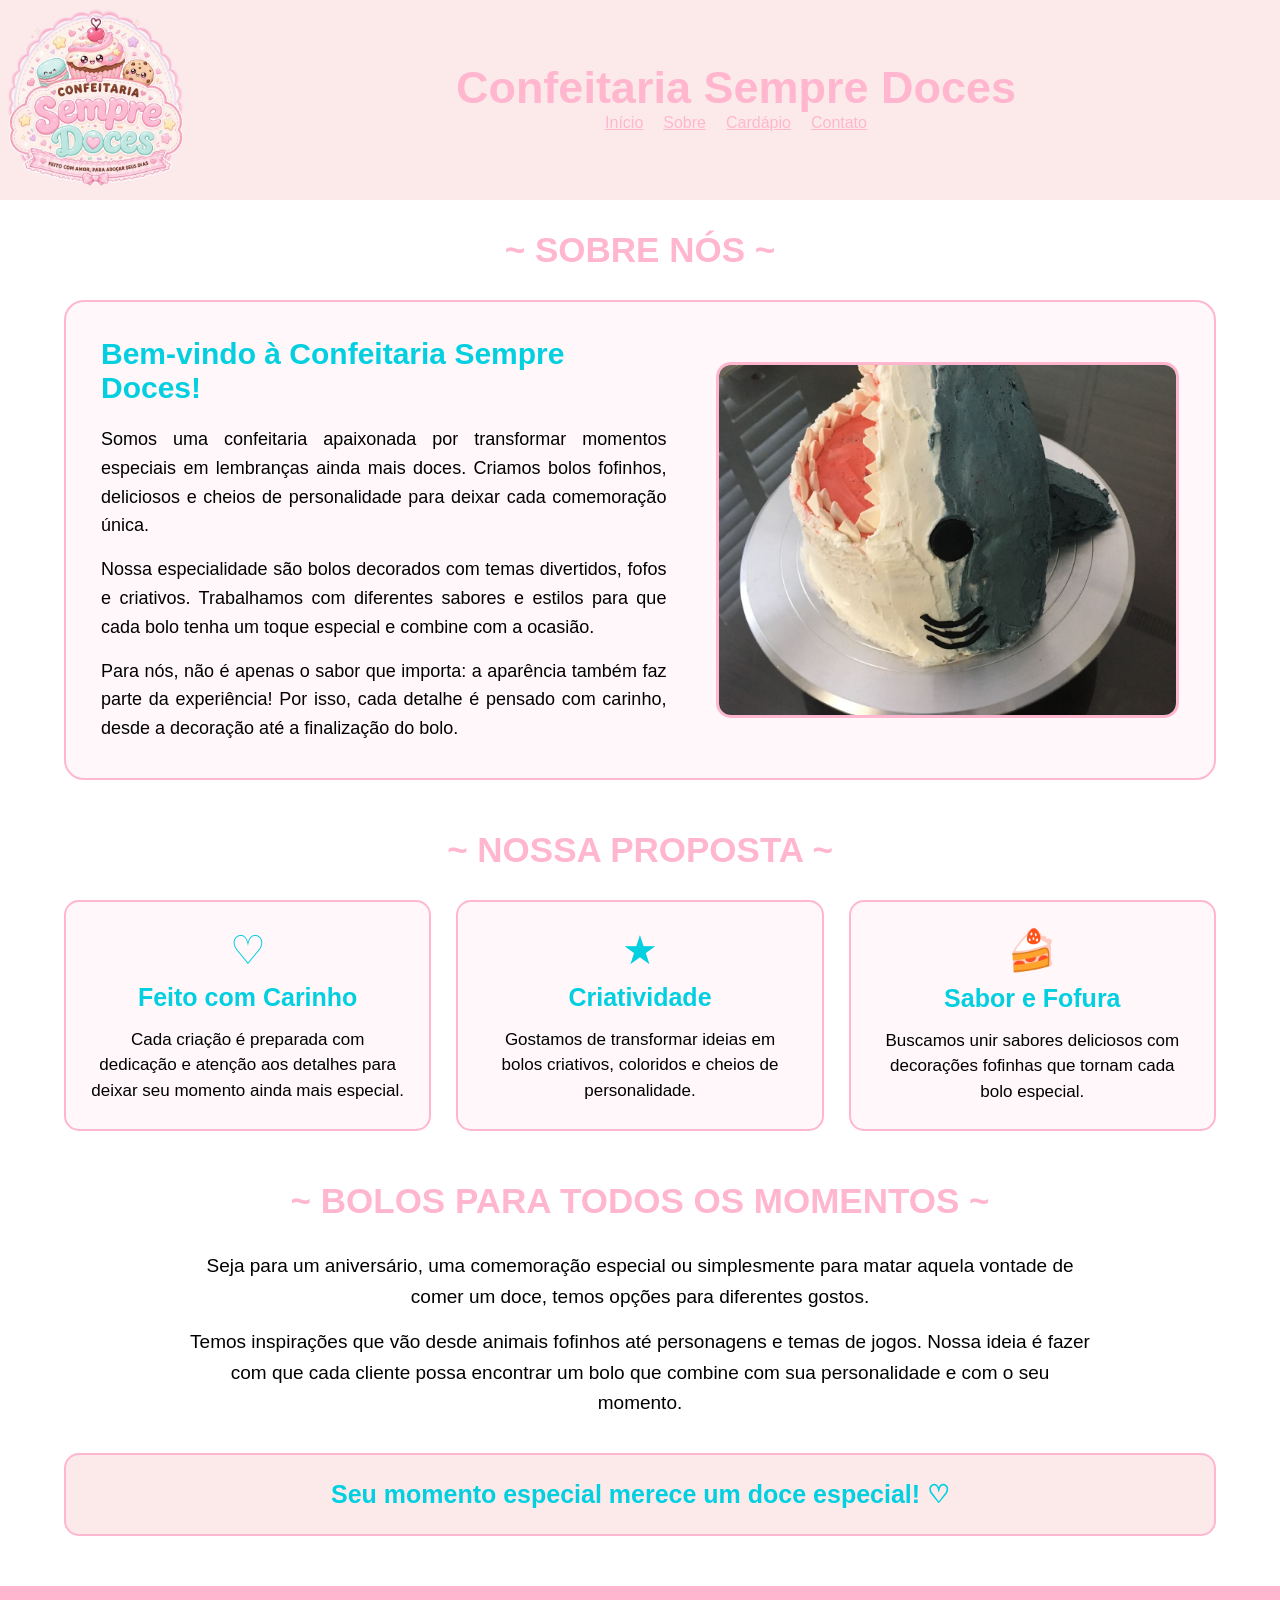
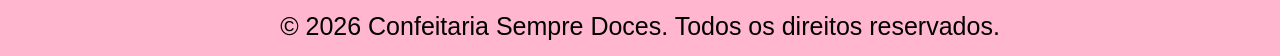
<file: PAGES/sobre.html>
<!DOCTYPE html> <html lang="pt-BR"> <head> <meta charset="UTF-8"> <meta name="viewport" content="width=device-width, initial-scale=1.0">
<title>Sobre - Confeitaria Sempre Doces</title>

<!-- CSS -->
<link rel="stylesheet" href="../css/index.css">
<link rel="stylesheet" href="../css/sobre.css">

<!-- Fontes -->
<link rel="preconnect" href="https://fonts.googleapis.com">
<link rel="preconnect" href="https://fonts.gstatic.com" crossorigin>

<link
    href="https://fonts.googleapis.com/css2?family=Bitcount+Prop+Single:wght@100..900&family=Caacupe+One&display=swap"
    rel="stylesheet">

</head> <body>
<!-- CABEÇALHO -->
<header>

    <div class="div-logo">
        <img
            class="logotipo"
            src="../img/img.png"
            alt="Logo da Confeitaria Sempre Doces">
    </div>

    <div class="div-menu">

        <h1>Confeitaria Sempre Doces</h1>

        <ul>

            <li>
                <a href="../index.html">Início</a>
            </li>

            <li>
                <a href="sobre.html">Sobre</a>
            </li>

            <li>
                <a href="cardapio.html">Cardápio</a>
            </li>

            <li>
                <a href="contato.html">Contato</a>
            </li>

        </ul>

    </div>

</header>


<!-- SOBRE A CONFEITARIA -->
<main class="pagina-sobre">

    <section class="sobre-introducao">

        <h2>~ SOBRE NÓS ~</h2>

        <div class="sobre-conteudo">

            <div class="sobre-texto">

                <h3>Bem-vindo à Confeitaria Sempre Doces!</h3>

                <p>
                    Somos uma confeitaria apaixonada por transformar
                    momentos especiais em lembranças ainda mais doces.
                    Criamos bolos fofinhos, deliciosos e cheios de
                    personalidade para deixar cada comemoração única.
                </p>

                <p>
                    Nossa especialidade são bolos decorados com temas
                    divertidos, fofos e criativos. Trabalhamos com
                    diferentes sabores e estilos para que cada bolo
                    tenha um toque especial e combine com a ocasião.
                </p>

                <p>
                    Para nós, não é apenas o sabor que importa:
                    a aparência também faz parte da experiência!
                    Por isso, cada detalhe é pensado com carinho,
                    desde a decoração até a finalização do bolo.
                </p>

            </div>

            <div class="sobre-imagem">

                <img
                    src="../img/shark_cake.jpg"
                    alt="Bolo decorado da Confeitaria Sempre Doces">

            </div>

        </div>

    </section>


    <!-- NOSSA PROPOSTA -->
    <section class="nossa-proposta">

        <h2>~ NOSSA PROPOSTA ~</h2>

        <div class="proposta-cards">

            <div class="proposta-card">

                <span>♡</span>

                <h3>Feito com Carinho</h3>

                <p>
                    Cada criação é preparada com dedicação e
                    atenção aos detalhes para deixar seu momento
                    ainda mais especial.
                </p>

            </div>


            <div class="proposta-card">

                <span>★</span>

                <h3>Criatividade</h3>

                <p>
                    Gostamos de transformar ideias em bolos
                    criativos, coloridos e cheios de personalidade.
                </p>

            </div>


            <div class="proposta-card">

                <span>🍰</span>

                <h3>Sabor e Fofura</h3>

                <p>
                    Buscamos unir sabores deliciosos com
                    decorações fofinhas que tornam cada bolo
                    especial.
                </p>

            </div>

        </div>

    </section>


    <!-- NOSSOS BOLOS -->
    <section class="nossos-bolos">

        <h2>~ BOLOS PARA TODOS OS MOMENTOS ~</h2>

        <p>
            Seja para um aniversário, uma comemoração especial
            ou simplesmente para matar aquela vontade de comer
            um doce, temos opções para diferentes gostos.
        </p>

        <p>
            Temos inspirações que vão desde animais fofinhos
            até personagens e temas de jogos. Nossa ideia é
            fazer com que cada cliente possa encontrar um bolo
            que combine com sua personalidade e com o seu momento.
        </p>

        <div class="frase-final">

            <h3>
                Seu momento especial merece um doce especial! ♡
            </h3>

        </div>

    </section>

</main>


<!-- RODAPÉ -->
<footer>

    <p>
        © 2026 Confeitaria Sempre Doces.
        Todos os direitos reservados.
    </p>

</footer>

</body> </html>
</file>
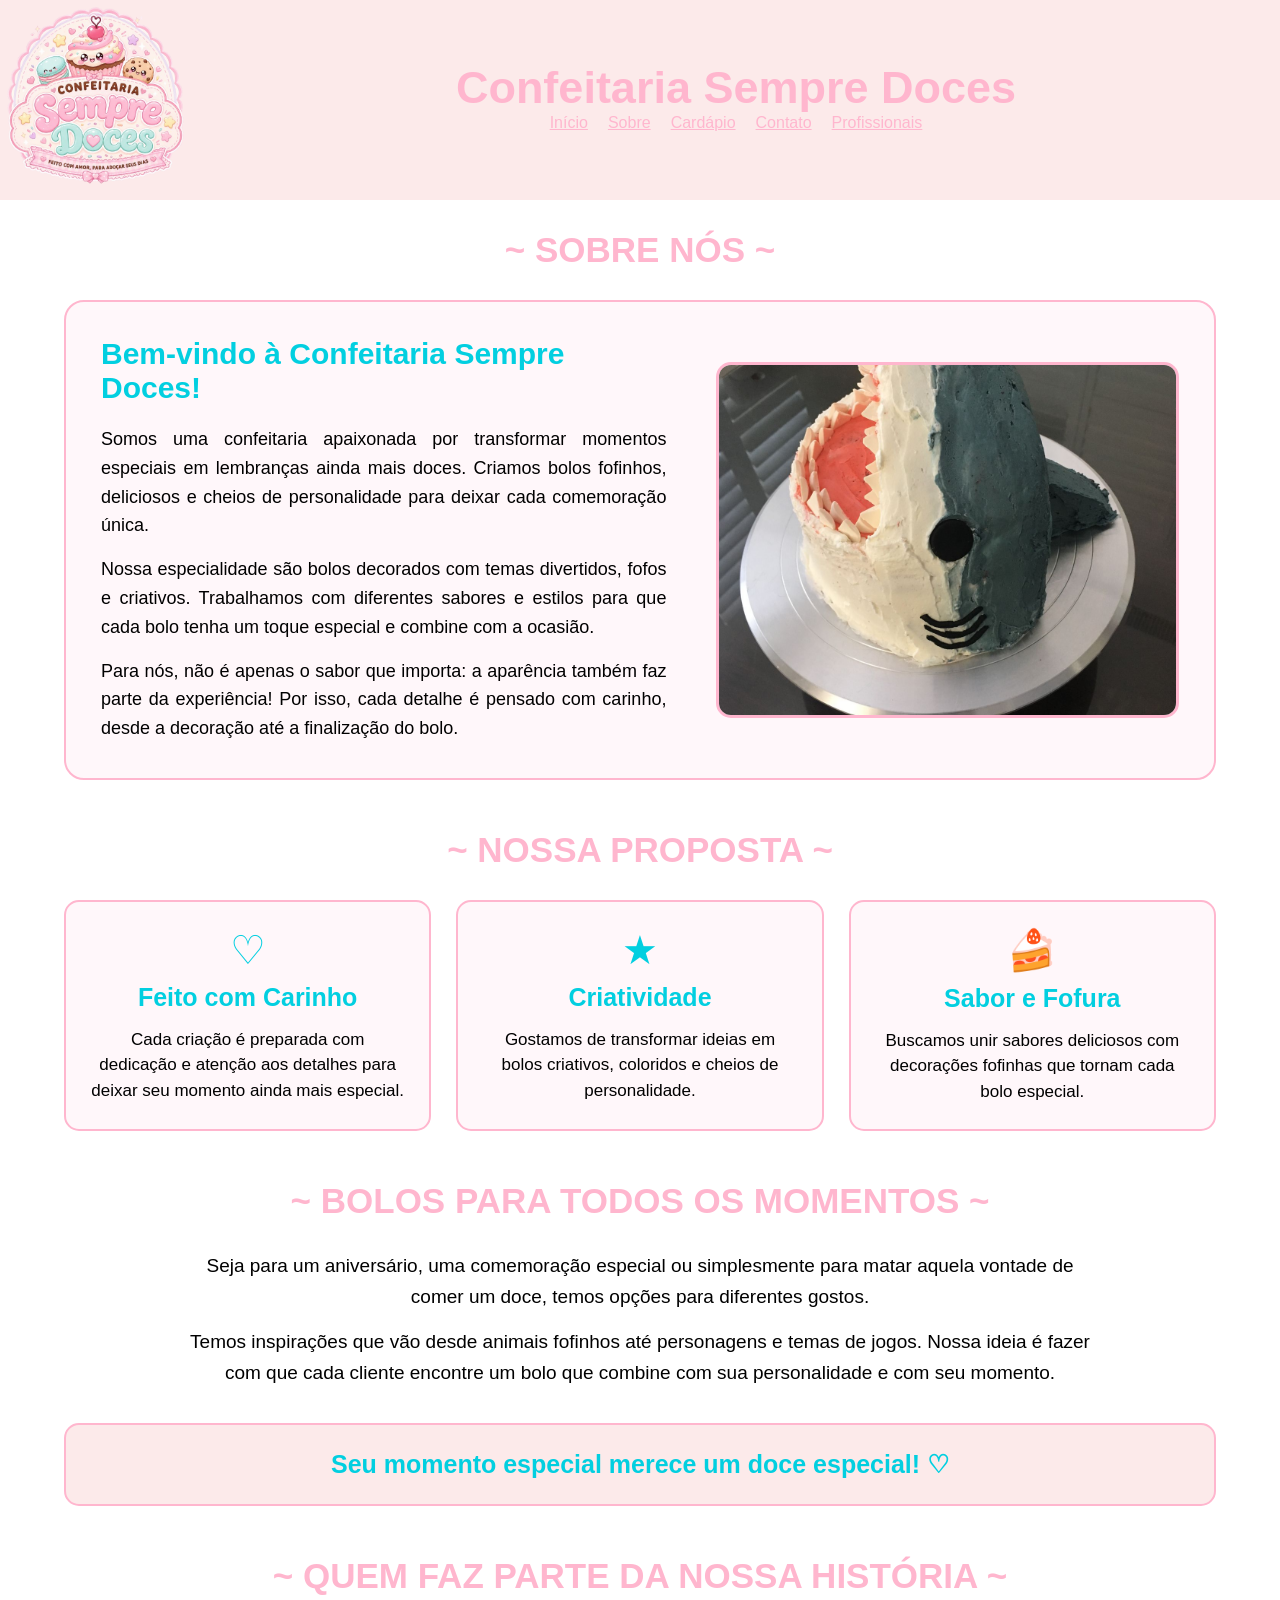
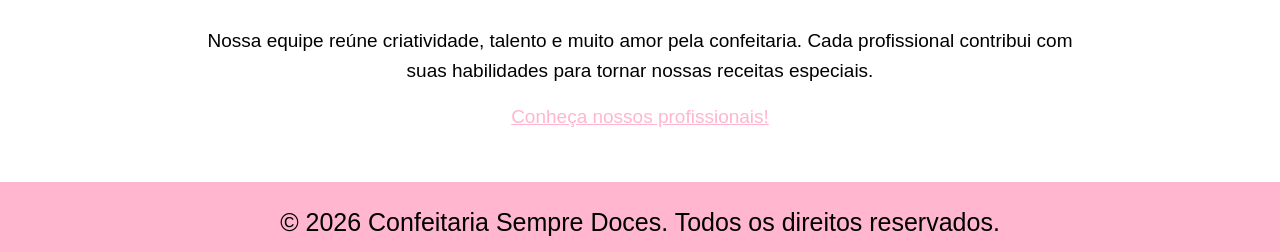
<file: pages/sobre.html>
<!DOCTYPE html>
<html lang="pt-BR">

<head>
    <meta charset="UTF-8">
    <meta name="viewport" content="width=device-width, initial-scale=1.0">

    <title>Sobre | Confeitaria Sempre Doces</title>

    <link rel="stylesheet" href="../css/index.css">
    <link rel="stylesheet" href="../css/sobre.css">

    <link rel="preconnect" href="https://fonts.googleapis.com">
    <link rel="preconnect" href="https://fonts.gstatic.com" crossorigin>

    <link
        href="https://fonts.googleapis.com/css2?family=Bitcount+Prop+Single:wght@100..900&family=Caacupe+One&display=swap"
        rel="stylesheet">
</head>

<body>

    <!-- CABEÇALHO -->
    <header>
        <div class="div-logo">
            <a href="../index.html" aria-label="Página inicial">
                <img
                    class="logotipo"
                    src="../img/img.png"
                    alt="Logo da Confeitaria Sempre Doces">
            </a>
        </div>

        <div class="div-menu">
            <h1>Confeitaria Sempre Doces</h1>

            <nav aria-label="Navegação principal">
                <ul>
                    <li><a href="../index.html">Início</a></li>
                    <li><a href="sobre.html" aria-current="page">Sobre</a></li>
                    <li><a href="cardapio.html">Cardápio</a></li>
                    <li><a href="contato.html">Contato</a></li>
                    <li><a href="profissionais.html">Profissionais</a></li>
                </ul>
            </nav>
        </div>
    </header>

    <main class="pagina-sobre">

        <!-- SOBRE A CONFEITARIA -->
        <section class="sobre-introducao">
            <h2>~ SOBRE NÓS ~</h2>

            <div class="sobre-conteudo">
                <div class="sobre-texto">

                    <h3>Bem-vindo à Confeitaria Sempre Doces!</h3>

                    <p>
                        Somos uma confeitaria apaixonada por transformar
                        momentos especiais em lembranças ainda mais doces.
                        Criamos bolos fofinhos, deliciosos e cheios de
                        personalidade para deixar cada comemoração única.
                    </p>

                    <p>
                        Nossa especialidade são bolos decorados com temas
                        divertidos, fofos e criativos. Trabalhamos com
                        diferentes sabores e estilos para que cada bolo
                        tenha um toque especial e combine com a ocasião.
                    </p>

                    <p>
                        Para nós, não é apenas o sabor que importa:
                        a aparência também faz parte da experiência!
                        Por isso, cada detalhe é pensado com carinho,
                        desde a decoração até a finalização do bolo.
                    </p>

                </div>

                <div class="sobre-imagem">
                    <img
                        src="../img/shark_cake.jpg"
                        alt="Bolo decorado da Confeitaria Sempre Doces">
                </div>
            </div>
        </section>

        <!-- NOSSA PROPOSTA -->
        <section class="nossa-proposta">
            <h2>~ NOSSA PROPOSTA ~</h2>

            <div class="proposta-cards">

                <article class="proposta-card">
                    <span>♡</span>
                    <h3>Feito com Carinho</h3>
                    <p>
                        Cada criação é preparada com dedicação e atenção
                        aos detalhes para deixar seu momento ainda mais
                        especial.
                    </p>
                </article>

                <article class="proposta-card">
                    <span>★</span>
                    <h3>Criatividade</h3>
                    <p>
                        Gostamos de transformar ideias em bolos criativos,
                        coloridos e cheios de personalidade.
                    </p>
                </article>

                <article class="proposta-card">
                    <span>🍰</span>
                    <h3>Sabor e Fofura</h3>
                    <p>
                        Buscamos unir sabores deliciosos com decorações
                        fofinhas que tornam cada bolo especial.
                    </p>
                </article>

            </div>
        </section>

        <!-- NOSSOS BOLOS -->
        <section class="nossos-bolos">
            <h2>~ BOLOS PARA TODOS OS MOMENTOS ~</h2>

            <p>
                Seja para um aniversário, uma comemoração especial ou
                simplesmente para matar aquela vontade de comer um doce,
                temos opções para diferentes gostos.
            </p>

            <p>
                Temos inspirações que vão desde animais fofinhos até
                personagens e temas de jogos. Nossa ideia é fazer com
                que cada cliente encontre um bolo que combine com sua
                personalidade e com seu momento.
            </p>

            <div class="frase-final">
                <h3>Seu momento especial merece um doce especial! ♡</h3>
            </div>
        </section>

        <!-- CONHEÇA A EQUIPE -->
        <section class="nossos-bolos">
            <h2>~ QUEM FAZ PARTE DA NOSSA HISTÓRIA ~</h2>

            <p>
                Nossa equipe reúne criatividade, talento e muito amor
                pela confeitaria. Cada profissional contribui com
                suas habilidades para tornar nossas receitas especiais.
            </p>

            <p>
                <a href="profissionais.html">Conheça nossos profissionais!</a>
            </p>
        </section>

    </main>

    <!-- RODAPÉ -->
    <footer>
        <p>
            © 2026 Confeitaria Sempre Doces.
            Todos os direitos reservados.
        </p>
    </footer>

</body>
</html>
</file>
<file: css/index.css>
* {
    margin: 0;
    padding: 0;
    font-family: "Caacupe One", sans-serif;
}


header {
    height: 200px;
    display: flex;
    background-color: #FCEAEA;
}

.div-logo {
    width: 15%;
    height: 194px;

    display: flex;
    align-items: center;
    justify-content: center;
}

.div-menu {
    width: 85%;
    height: 194px;
    text-align: center;
    display: flex;
    align-items: center;
    flex-direction: column;
    justify-content: center;
}

.logotipo {
    width: 180px !important;
    height: 180px !important;
    object-fit: contain;
}

ul {
    list-style-type: none;
    display: flex;
    gap: 20px;
    justify-content: center;
}

h1 {
    color: #ffb6ce;
    font-size: 45px;
}

ul li {
    color: #ffb6ce
}

a {
  box-shadow: inset 0 0 0 0 #ffb6ce;
  color: #ffb6ce;
  margin: 0 -.25rem;
  padding: 0 .25rem;
  transition: color .3s ease-in-out, box-shadow .3s ease-in-out;
}

a:hover {
  box-shadow: inset 100px 0 0 0 #02ecfd;
  color: white;
}

.img-bolo {
    height: 600px;
    width: 100%;
    object-fit: cover;
}

.sobre {
    text-align: center;
    margin-top: 10px;
}

h2 {
    font-size: 35px;
    text-align: center;
    margin-top: 30px;
}

p {
    font-size: 25px;
    margin-top: 10px;
}

.menu-cardapio-itens {
    display: flex;
    justify-content: space-around;
    margin-top: 20px;

}

.menu-cardapio-item {
    border: 2px solid #ffb6ce;
    border-radius: 5px;
    width: 25%;
    padding: 20px;
}

h3 {
    font-size: 30px;
    color: #02ecfd;
    font-weight: bold;
}

.menu-cardapio-item p {
    font-size: 20px;
}

footer {
    background-color: #ffb6ce;
    height: 70px;
    margin-top: 20px;
    text-align: center;
    display: flex;
    font-size: 20px;
    justify-content: center;
    align-items: center;
}
</file>
<file: css/cardapio.css>
/* ÁREA DOS CARDS */
.meu-cardapio-itens {
    display: grid !important;
    grid-template-columns: repeat(3, minmax(0, 1fr)) !important;
    gap: 30px;

    width: 90% !important;
    max-width: 1200px;

    margin: 0 auto;
    box-sizing: border-box;
}


/* CADA CARD */
.menu-cardapio-item {
    width: 100% !important;
    min-width: 0;

    border: 2px solid rgb(255, 89, 158);
    border-radius: 15px;

    padding: 20px;
    box-sizing: border-box;

    text-align: center;
}


/* TÍTULO DO CARD */
.menu-cardapio-item h3 {
    font-size: 25px;
    margin-bottom: 15px;
}


/* TEXTOS */
.menu-cardapio-item p {
    font-size: 15px;
    text-align: justify;
    line-height: 1.5;
}


/* ÁREA DA IMAGEM */
.div-card {
    width: 100% !important;
    height: 280px;

    display: flex;
    align-items: center;
    justify-content: center;

    margin: 15px 0;
}


/* IMAGEM */
.img-cardapio {
    display: block;

    width: 100% !important;
    height: 100% !important;

    object-fit: contain;
    object-position: center;

    border-radius: 10px;
}


/* BOTÃO RESERVAR */
.reservar {
    text-align: right;
    margin-top: 15px;
}

.reservar button {
    background-color: white;
    border: none;
    font-size: 15px;
    color: rgb(255, 89, 158);
    cursor: pointer;
}

.reservar button:hover {
    text-decoration: underline;
}


/* FUNDO ESCURO */
#fade {
    position: fixed;
    top: 0;
    left: 0;

    width: 100%;
    height: 100%;

    background-color: rgba(0, 0, 0, 0.5);

    z-index: 10;
}


/* JANELA DO MODAL */
#modal {
    position: fixed;

    top: 50%;
    left: 50%;

    transform: translate(-50%, -50%);

    background-color: white;

    border-radius: 15px;

    width: 350px;
    max-width: 90%;

    padding: 25px;

    text-align: center;

    z-index: 20;

    box-sizing: border-box;
}


/* IMAGEM DO PIX */
.pix {
    width: 220px;
    height: 220px;

    object-fit: contain;

    margin: 15px auto;

    display: block;
}


/* BOTÃO FECHAR */
.fechar {
    background-color: rgb(255, 89, 158);

    color: white;

    border: none;
    border-radius: 8px;

    padding: 10px 25px;

    font-size: 16px;

    cursor: pointer;
}

.fechar:hover {
    background-color: rgb(230, 60, 130);
}


/* ESCONDER */
.hide {
    display: none !important;
}
</file>
<file: css/contato.css>
.pagina-contato { width: min(94%, 1180px); margin: 30px auto 55px; }
.contato-intro { text-align: center; max-width: 780px; margin: 0 auto 28px; }
.contato-intro .etiqueta { color: #df7299; font-size: .9rem; letter-spacing: 2px; font-weight: bold; margin: 0; }
.contato-intro h2 { margin: 6px 0 12px; }
.contato-intro > p:last-child { max-width: 720px; margin: 0 auto; }
.contato-layout { display: grid; grid-template-columns: minmax(240px, .8fr) minmax(0, 1.5fr); gap: 24px; align-items: start; }
.contato-info, .formulario-card { border: 2px solid #ffb6ce; border-radius: 18px; padding: clamp(20px, 3vw, 32px); }
.contato-info { background: #fff7fa; }
.contato-info h3, .formulario-card > h3, .resultado-encomenda h3 { color: #df7299; margin: 0 0 12px; }
.contato-info > p { margin-bottom: 20px; }
.info-item { display: flex; align-items: flex-start; gap: 12px; margin: 22px 0; }
.info-icone { flex: 0 0 38px; height: 38px; border-radius: 50%; display: grid; place-items: center; background: #ffb6ce; color: #573344; font-size: 1.35rem; }
.info-item strong { display: block; color: #493640; }
.info-item p { font-size: .98rem; margin: 3px 0 0; }
.aviso-info { border-top: 1px solid #f1c7d6; padding-top: 16px; color: #6b5961; font-size: .92rem; }
.formulario-card { background: #fff; box-shadow: 0 8px 24px rgba(120, 60, 85, .08); }
.texto-obrigatorio { font-size: .9rem; color: #6b5961; margin: -8px 0 18px; }
.campos-duplos { display: grid; grid-template-columns: repeat(2, minmax(0, 1fr)); gap: 16px; }
.campo { display: flex; flex-direction: column; gap: 6px; margin-bottom: 16px; min-width: 0; }
.campo label { font-weight: bold; font-size: .98rem; }
.campo input, .campo select, .campo textarea, #mensagem-pronta { width: 100%; min-width: 0; border: 1px solid #e5c5d1; border-radius: 9px; padding: 11px 12px; background: #fffdfd; color: #493640; font: inherit; font-size: 1rem; }
.campo input:focus, .campo select:focus, .campo textarea:focus, #mensagem-pronta:focus { outline: 2px solid #ffb6ce; outline-offset: 1px; }
.campo small { font-size: .85rem; color: #78666e; }
.botao-encomenda, .botao-secundario { border: 0; border-radius: 10px; padding: 13px 18px; font: inherit; font-weight: bold; cursor: pointer; transition: transform .15s ease, background .15s ease; }
.botao-encomenda { width: 100%; background: #ffb6ce; color: #573344; }
.botao-encomenda:hover, .botao-secundario:hover { background: #02cfe0; color: #fff; transform: translateY(-1px); }
.resultado-encomenda { margin-top: 24px; padding-top: 22px; border-top: 2px dashed #ffb6ce; }
.resultado-encomenda p { font-size: .98rem; }
#mensagem-pronta { margin: 12px 0; resize: vertical; }
.botao-secundario { background: #fff0f5; color: #573344; border: 1px solid #ffb6ce; }
.status-copia { font-weight: bold; color: #397b57; }
[hidden] { display: none !important; }
@media (max-width: 760px) { .contato-layout { grid-template-columns: 1fr; } }
@media (max-width: 520px) { .campos-duplos { grid-template-columns: 1fr; gap: 0; } .contato-info, .formulario-card { padding: 20px 16px; } }
</file>
<file: css/profissionais.css>
/* =====================================
   PROFISSIONAIS - SEMPRE DOCES
===================================== */

* {
    box-sizing: border-box;
}

.apresentacao-equipe {
    padding: 70px 20px;
    text-align: center;
    background: linear-gradient(135deg, #f8e4d8, #fff5ec, #f3ded2);
}

.etiqueta {
    display: inline-block;
    padding: 8px 16px;
    border: 1px solid #d9a58c;
    border-radius: 30px;
    color: #9c573d;
    font-size: 12px;
    font-weight: bold;
    letter-spacing: 2px;
}

.apresentacao-equipe h2 {
    margin: 22px 0 15px;
    color: #783f32;
    font-family: "Caacupe One", sans-serif;
    font-size: clamp(30px, 5vw, 48px);
}

.apresentacao-equipe p {
    max-width: 680px;
    margin: 0 auto;
    color: #71584e;
    font-size: 17px;
    line-height: 1.8;
}

/* EQUIPE */

.equipe {
    max-width: 1200px;
    margin: 0 auto;
    padding: 65px 25px 80px;
}

.titulo-secao {
    margin-bottom: 40px;
    text-align: center;
}

.titulo-secao h2 {
    margin-bottom: 10px;
    color: #783f32;
    font-family: "Caacupe One", sans-serif;
    font-size: clamp(27px, 4vw, 36px);
}

.titulo-secao p {
    color: #80675b;
    font-size: 16px;
    line-height: 1.7;
}

/* GRADE DOS PROFISSIONAIS */

.grade-profissionais {
    display: grid;
    grid-template-columns: repeat(2, minmax(0, 1fr));
    gap: 30px;
    align-items: stretch;
}

/* CARTÕES */

.card-profissional {
    min-width: 0;
    overflow: hidden;
    background-color: #fff;
    border: 1px solid #f0e1d8;
    border-radius: 18px;
    box-shadow: 0 5px 20px rgba(91, 53, 39, 0.08);
    transition: transform 0.3s ease, box-shadow 0.3s ease;
}

.card-profissional:hover {
    transform: translateY(-6px);
    box-shadow: 0 14px 30px rgba(91, 53, 39, 0.15);
}

/* FOTOS */

.foto-container {
    position: relative;
    height: 300px;
    overflow: hidden;
    background-color: #f2dfd3;
}

.foto-profissional {
    display: block;
    width: 100%;
    height: 100%;
    object-fit: cover;
    object-position: center;
    transition: transform 0.4s ease;
}

.card-profissional:hover .foto-profissional {
    transform: scale(1.05);
}

/* NÚMERO DO PROFISSIONAL */

.numero-profissional {
    position: absolute;
    right: 15px;
    bottom: 15px;
    display: flex;
    width: 42px;
    height: 42px;
    align-items: center;
    justify-content: center;
    border-radius: 50%;
    background-color: #fffaf6;
    color: #914f3a;
    font-size: 15px;
    font-weight: bold;
    box-shadow: 0 3px 10px rgba(0, 0, 0, 0.1);
}

/* INFORMAÇÕES */

.informacoes-profissional {
    padding: 25px;
}

.especialidade {
    display: inline-block;
    margin-bottom: 12px;
    padding: 7px 12px;
    border-radius: 6px;
    background-color: #f8e8df;
    color: #9c573d;
    font-size: 12px;
    font-weight: bold;
    letter-spacing: 0.5px;
    text-transform: uppercase;
}

.informacoes-profissional h3 {
    margin: 0 0 8px;
    color: #713d30;
    font-family: "Caacupe One", sans-serif;
    font-size: 27px;
    overflow-wrap: anywhere;
}

.cargo {
    margin: 0 0 16px;
    color: #bd7856;
    font-size: 14px;
    font-weight: bold;
    line-height: 1.6;
}

.descricao {
    margin: 0;
    color: #6d5a52;
    font-size: 15px;
    line-height: 1.8;
}

/* CONTATOS */

.contatos-profissional {
    display: flex;
    flex-direction: column;
    gap: 15px;
    margin-top: 22px;
    padding-top: 20px;
    border-top: 1px solid #f0e1d8;
}

.contato-item {
    display: flex;
    align-items: flex-start;
    gap: 12px;
    color: #71584e;
    font-size: 14px;
    line-height: 1.6;
}

.icone-contato {
    display: flex;
    flex-shrink: 0;
    width: 36px;
    height: 36px;
    align-items: center;
    justify-content: center;
    border-radius: 50%;
    background-color: #f8e8df;
    font-size: 17px;
}

.texto-contato {
    min-width: 0;
    overflow-wrap: anywhere;
}

.contato-item strong {
    display: block;
    margin-bottom: 3px;
    color: #783f32;
    font-size: 12px;
    letter-spacing: 0.5px;
    text-transform: uppercase;
}

.contato-item a {
    color: #9c573d;
    text-decoration: none;
    overflow-wrap: anywhere;
    transition: color 0.2s ease;
}

.contato-item a:hover {
    color: #bd7856;
    text-decoration: underline;
}

.contato-item a:focus-visible,
.botao-cardapio:focus-visible {
    outline: 3px solid #bd7856;
    outline-offset: 4px;
}

/* AVISO SOBRE OS CONTATOS DEMONSTRATIVOS */

.aviso-contatos {
    max-width: 760px;
    margin: 30px auto 0;
    padding: 15px 18px;
    border: 1px solid #ead3c5;
    border-radius: 12px;
    background-color: #fff8f3;
    color: #71584e;
    font-size: 13px;
    line-height: 1.7;
    text-align: center;
}

/* MENSAGEM FINAL */

.mensagem-equipe {
    padding: 60px 20px;
    background-color: #713d30;
    color: #fff;
    text-align: center;
}

.mensagem-equipe h2 {
    margin: 0 0 15px;
    font-family: "Caacupe One", sans-serif;
    font-size: clamp(26px, 4vw, 36px);
}

.mensagem-equipe p {
    max-width: 650px;
    margin: 0 auto 28px;
    color: #f4dfd3;
    font-size: 16px;
    line-height: 1.8;
}

/* BOTÃO DO CARDÁPIO */

.botao-cardapio {
    display: inline-block;
    padding: 14px 25px;
    border: 2px solid #fff;
    border-radius: 30px;
    background-color: #fffaf6;
    color: #713d30;
    font-weight: bold;
    text-decoration: none;
    transition: background-color 0.3s ease, transform 0.3s ease;
}

.botao-cardapio:hover {
    transform: translateY(-3px);
    background-color: #eac4af;
}

/* MENU ATUAL */

.div-menu ul li a[aria-current="page"] {
    color: #d47b52;
    font-weight: bold;
}

/* TABLETS */

@media (max-width: 800px) {
    .grade-profissionais {
        gap: 22px;
    }

    .foto-container {
        height: 260px;
    }

    .informacoes-profissional {
        padding: 20px;
    }
}

/* CELULARES */

@media (max-width: 600px) {
    .apresentacao-equipe {
        padding: 50px 20px;
    }

    .equipe {
        padding: 45px 18px 55px;
    }

    .grade-profissionais {
        grid-template-columns: 1fr;
        max-width: 400px;
        margin: 0 auto;
        gap: 25px;
    }

    .foto-container {
        height: 280px;
    }

    .informacoes-profissional {
        padding: 22px;
    }

    .mensagem-equipe {
        padding: 45px 20px;
    }
}

/* ACESSIBILIDADE: REDUZIR ANIMAÇÕES */

@media (prefers-reduced-motion: reduce) {
    .card-profissional,
    .foto-profissional,
    .botao-cardapio {
        transition: none;
    }

    .card-profissional:hover,
    .botao-cardapio:hover {
        transform: none;
    }

    .card-profissional:hover .foto-profissional {
        transform: none;
    }
}
</file>
<file: css/sobre.css>
/* ============================= /
/ PÁGINA SOBRE /
/ ============================= */

.pagina-sobre {
width: 90%;
max-width: 1200px;
margin: 0 auto;
}

/* ============================= /
/ INTRODUÇÃO /
/ ============================== */

.sobre-introducao {
margin-top: 30px;
}

.sobre-introducao h2,
.nossa-proposta h2,
.nossos-bolos h2 {
color: #ffb6ce;
font-size: 35px;
text-align: center;
margin-bottom: 30px;
}

/* ÁREA COM TEXTO E IMAGEM */

.sobre-conteudo {
display: flex;
align-items: center;
justify-content: space-between;
gap: 50px;

background-color: #fff7fa;

border: 2px solid #ffb6ce;
border-radius: 20px;

padding: 35px;

box-sizing: border-box;


}

/* TEXTO */

.sobre-texto {
width: 55%;
}

.sobre-texto h3 {
color: #02cfe0;
font-size: 30px;
margin-bottom: 20px;
}

.sobre-texto p {
font-size: 18px;
line-height: 1.6;
margin-top: 15px;
text-align: justify;
}

/* IMAGEM */

.sobre-imagem {
width: 45%;
height: 350px;

display: flex;
align-items: center;
justify-content: center;


}

.sobre-imagem img {
width: 100%;
height: 100%;

object-fit: cover;

border-radius: 15px;

border: 3px solid #ffb6ce;


}

/* ============================= /
/ NOSSA PROPOSTA /
/ ============================= */

.nossa-proposta {
margin-top: 50px;
}

.proposta-cards {
display: grid;

grid-template-columns: repeat(3, 1fr);

gap: 25px;


}

/* CARD */

.proposta-card {
background-color: #fff7fa;

border: 2px solid #ffb6ce;
border-radius: 15px;

padding: 25px;

text-align: center;

box-sizing: border-box;

transition: transform 0.3s ease,
            box-shadow 0.3s ease;


}

/* EFEITO AO PASSAR O MOUSE */

.proposta-card:hover {
transform: translateY(-5px);

box-shadow: 0 5px 15px rgba(255, 182, 206, 0.5);


}

/* ÍCONE */

.proposta-card span {
display: block;

color: #02cfe0;

font-size: 40px;

margin-bottom: 10px;


}

/* TÍTULO */

.proposta-card h3 {
color: #02cfe0;

font-size: 25px;

margin-bottom: 15px;


}

/* TEXTO */

.proposta-card p {
font-size: 17px;

line-height: 1.5;

margin-top: 0;

text-align: center;


}

/* ============================= /
/ NOSSOS BOLOS /
/ ============================= */

.nossos-bolos {
margin-top: 50px;

margin-bottom: 50px;

text-align: center;


}

.nossos-bolos > p {
max-width: 900px;

margin: 15px auto;

font-size: 19px;

line-height: 1.6;


}

/* FRASE FINAL */

.frase-final {
margin-top: 35px;

padding: 25px;

background-color: #fceaea;

border-radius: 15px;

border: 2px solid #ffb6ce;


}

.frase-final h3 {
color: #02cfe0;

font-size: 25px;


}

/* ============================= /
/ RESPONSIVIDADE /
/ ============================= */

@media (max-width: 900px) {

.sobre-conteudo {
    flex-direction: column;

    gap: 30px;
}

.sobre-texto,
.sobre-imagem {
    width: 100%;
}

.proposta-cards {
    grid-template-columns: 1fr;
}


}

@media (max-width: 600px) {

.pagina-sobre {
    width: 92%;
}


.sobre-introducao h2,
.nossa-proposta h2,
.nossos-bolos h2 {
    font-size: 28px;
}


.sobre-conteudo {
    padding: 20px;
}


.sobre-texto h3 {
    font-size: 25px;
}


.sobre-texto p {
    font-size: 16px;
}


.sobre-imagem {
    height: 250px;
}


.proposta-card h3 {
    font-size: 22px;
}


.proposta-card p {
    font-size: 16px;
}


.nossos-bolos > p {
    font-size: 17px;
}


}
</file>
